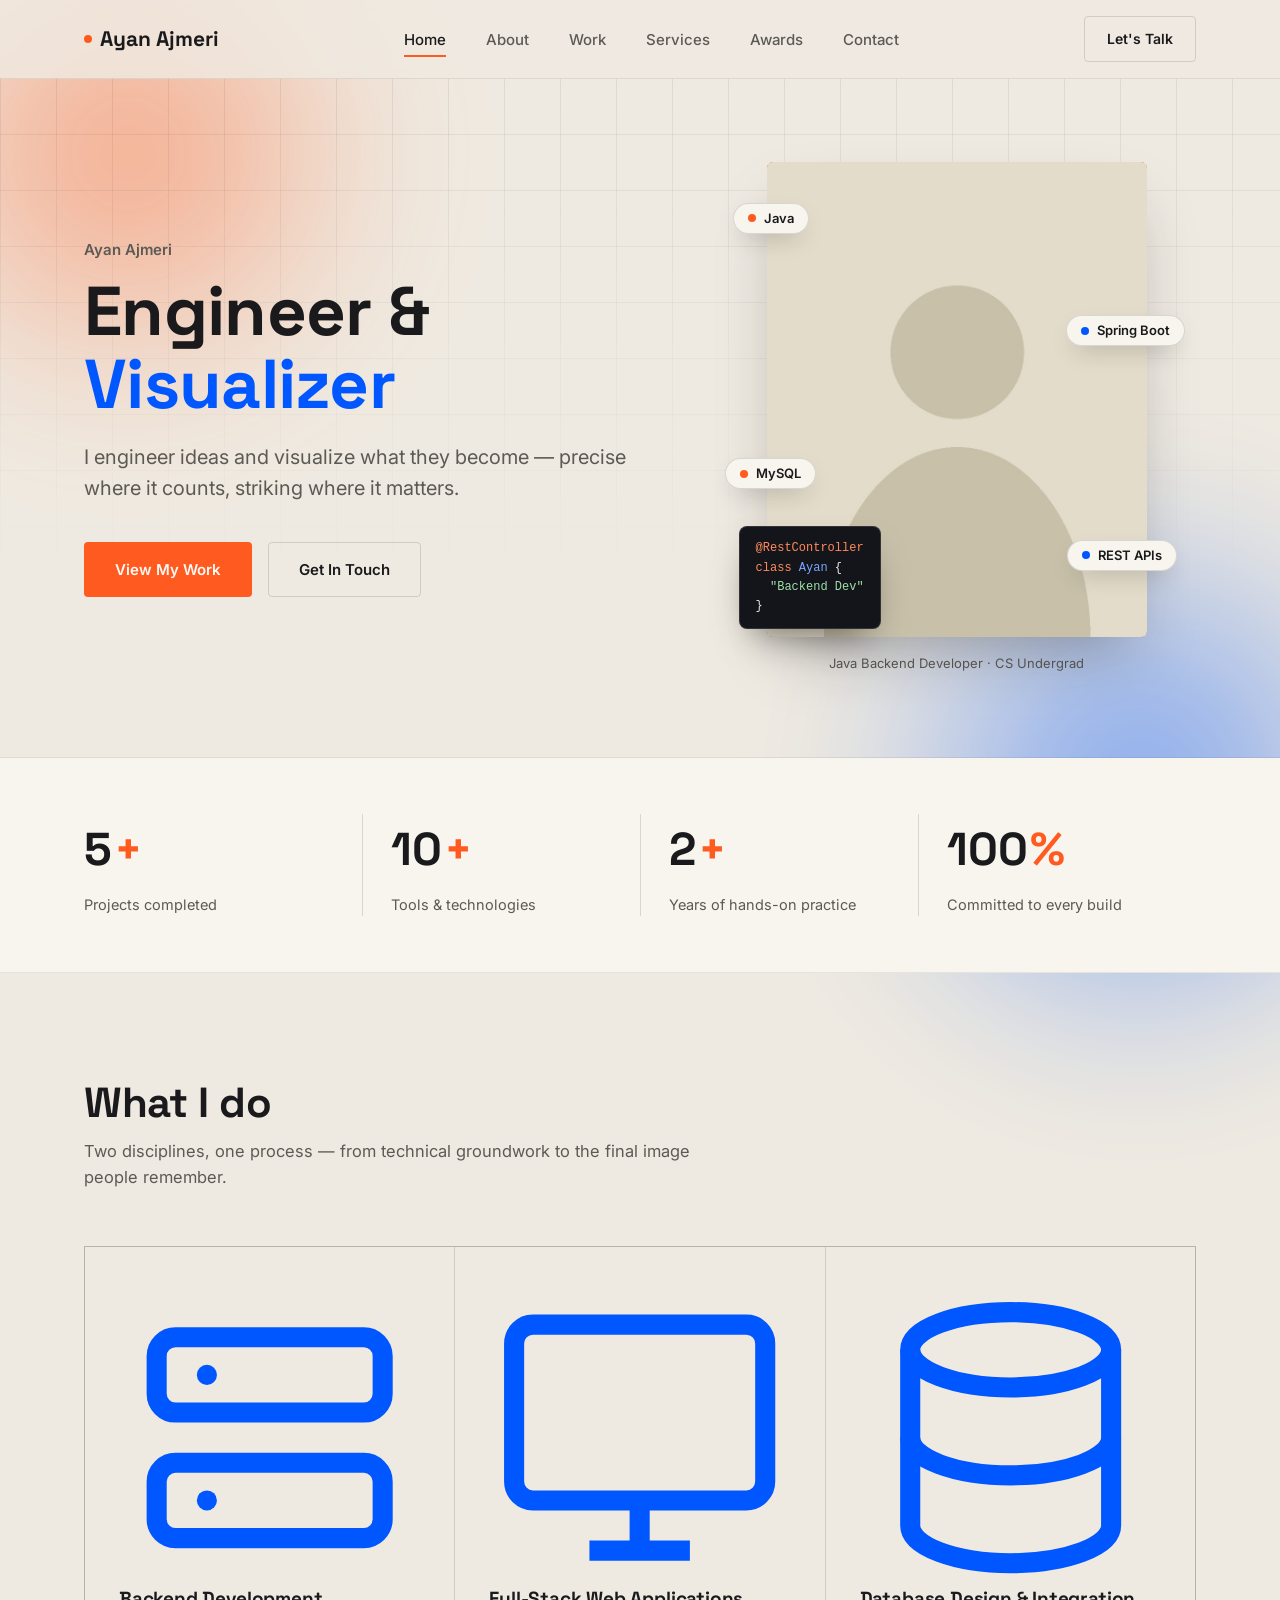
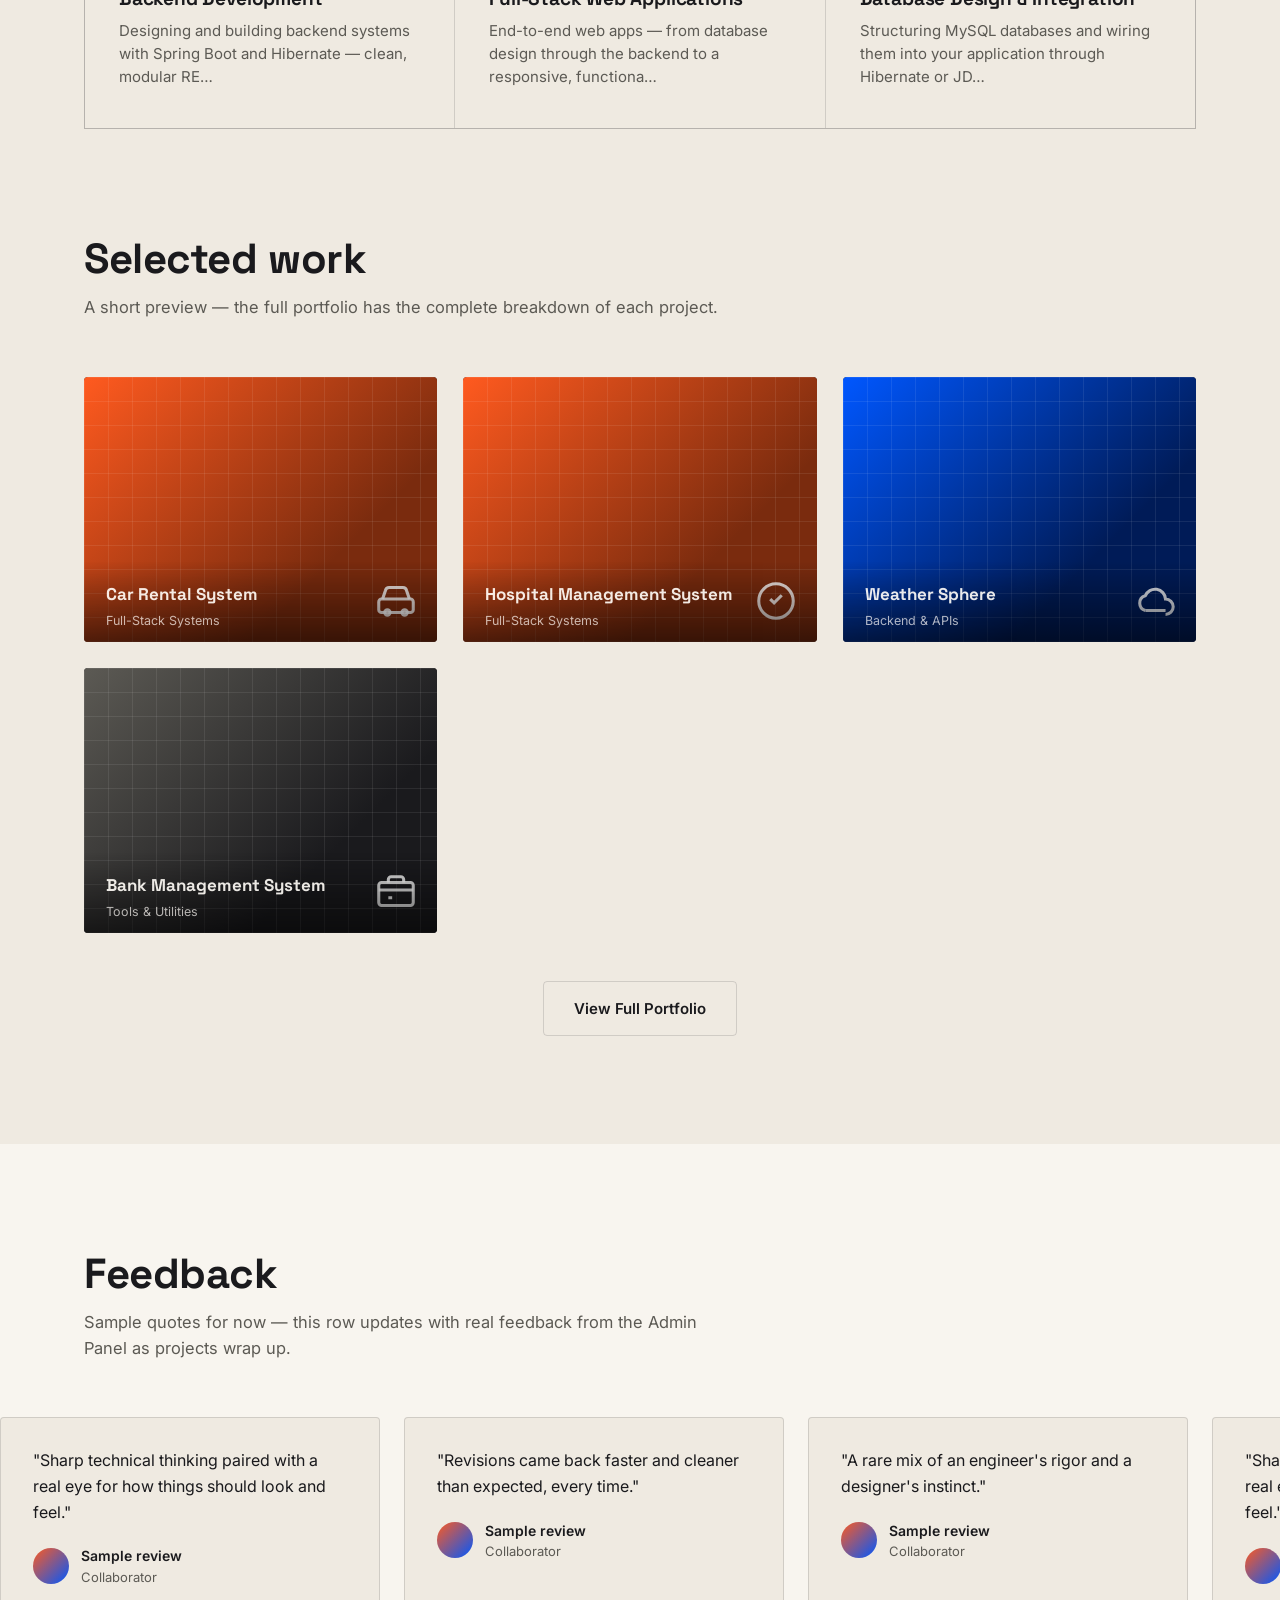
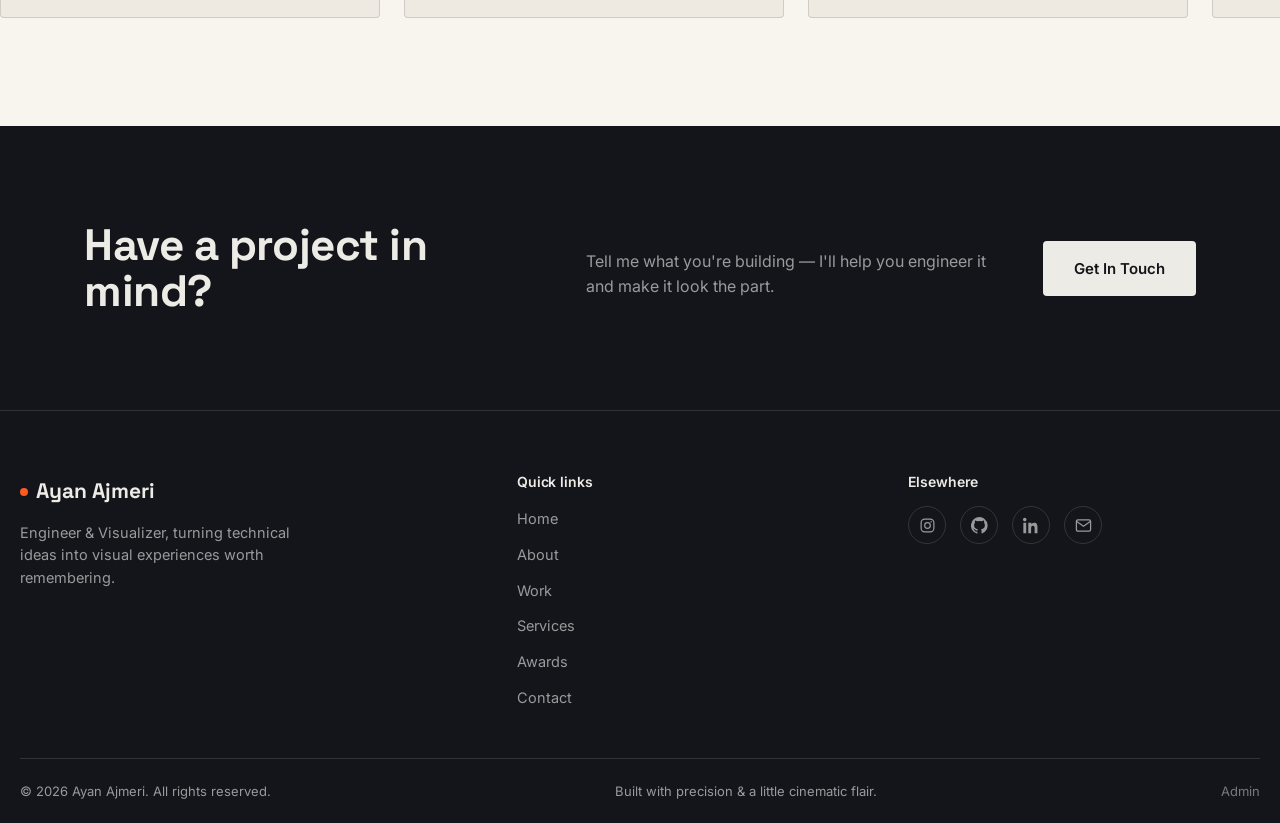
<file: index.html>
<!DOCTYPE html>
<html lang="en">
<head>
<meta charset="UTF-8">
<meta name="viewport" content="width=device-width, initial-scale=1.0">
<title>Ayan Ajmeri — Engineer &amp; Visualizer</title>
<meta name="description" content="Portfolio of Ayan Ajmeri, Engineer and Visualizer.">
<link rel="preconnect" href="https://fonts.googleapis.com">
<link rel="preconnect" href="https://fonts.gstatic.com" crossorigin>
<link href="https://fonts.googleapis.com/css2?family=Space+Grotesk:wght@500;700&family=Inter:wght@400;500;600;700&display=swap" rel="stylesheet">
<link rel="stylesheet" href="css/style.css">
</head>
<body>

<header class="site-nav">
  <div class="wrap">
    <a href="index.html" class="brand"><span class="brand-dot"></span>Ayan Ajmeri</a>
    <nav aria-label="Primary">
      <ul class="nav-links">
        <li><a href="index.html" aria-current="page">Home</a></li>
        <li><a href="about.html">About</a></li>
        <li><a href="portfolio.html">Work</a></li>
        <li><a href="services.html">Services</a></li>
        <li><a href="achievements.html">Awards</a></li>
        <li><a href="contact.html">Contact</a></li>
      </ul>
    </nav>
    <div class="nav-cta">
      <a href="contact.html" class="btn btn-ghost">Let's Talk</a>
      <button class="nav-toggle" aria-label="Toggle menu" aria-expanded="false">
        <span></span><span></span><span></span>
      </button>
    </div>
  </div>
</header>

<main>

  <!-- ================= HERO ================= -->
  <section class="hero">
    <div class="wrap">
      <div class="hero-copy">
        <p class="eyebrow-name">Ayan Ajmeri</p>
        <h1><span class="role-a" data-field="hero-role-a">Engineer</span> &amp; <span class="role-b" data-field="hero-role-b">Visualizer</span></h1>
        <p class="tagline" data-field="hero-tagline">I engineer ideas and visualize what they become — precise where it counts, striking where it matters.</p>
        <div class="hero-actions">
          <a href="portfolio.html" class="btn btn-primary">View My Work</a>
          <a href="contact.html" class="btn btn-ghost">Get In Touch</a>
        </div>
      </div>

      <div class="hero-portrait">
        <div class="portrait-frame">
          <div class="glow"></div>

          <!-- ============================================================
               YOUR PHOTO: put your picture in the "images" folder and change
               the src below to its filename (e.g. images/me.jpg)
               ============================================================ -->
          <img class="hero-photo" src="images/ayan.jpg" alt="Ayan Ajmeri">

          <span class="corner tl"></span>
          <span class="corner tr"></span>
          <span class="corner bl"></span>
          <span class="corner br"></span>
        </div>

        <!-- Background-related badges around the photo (edit the text freely) -->
        <span class="tech-chip chip-1"><i></i>Java</span>
        <span class="tech-chip chip-2"><i></i>Spring Boot</span>
        <span class="tech-chip chip-3"><i></i>MySQL</span>
        <span class="tech-chip chip-4"><i></i>REST APIs</span>
        <div class="code-card" aria-hidden="true">
          <span class="c-k">@RestController</span><br>
          <span class="c-k">class</span> <span class="c-n">Ayan</span> {<br>
          &nbsp;&nbsp;<span class="c-s">"Backend Dev"</span><br>
          }
        </div>

        <p class="portrait-caption">Java Backend Developer &middot; CS Undergrad</p>
      </div>
    </div>
  </section>

  <!-- ================= STATS ================= -->
  <section class="stats">
    <div class="wrap">
      <div class="stat" data-field="stat">
        <span class="stat-number"><span data-count-to="5">0</span><span class="suffix">+</span></span>
        <p class="stat-label">Projects completed</p>
      </div>
      <div class="stat" data-field="stat">
        <span class="stat-number"><span data-count-to="10">0</span><span class="suffix">+</span></span>
        <p class="stat-label">Tools &amp; technologies</p>
      </div>
      <div class="stat" data-field="stat">
        <span class="stat-number"><span data-count-to="2">0</span><span class="suffix">+</span></span>
        <p class="stat-label">Years of hands-on practice</p>
      </div>
      <div class="stat" data-field="stat">
        <span class="stat-number"><span data-count-to="100">0</span><span class="suffix">%</span></span>
        <p class="stat-label">Committed to every build</p>
      </div>
    </div>
  </section>

  <!-- ================= SERVICES TEASER ================= -->
  <section class="section">
    <div class="wrap">
      <div class="section-head">
        <h2>What I do</h2>
        <p>Two disciplines, one process — from technical groundwork to the final image people remember.</p>
      </div>
      <div class="services-grid" data-field="services-teaser-grid">
        <div class="service-card">
          <svg class="icon" viewBox="0 0 24 24" fill="none" stroke="currentColor" stroke-width="1.6"><circle cx="12" cy="12" r="3"/><path d="M19.4 15a1.6 1.6 0 00.3 1.8l.1.1a2 2 0 11-2.8 2.8l-.1-.1a1.6 1.6 0 00-1.8-.3 1.6 1.6 0 00-1 1.5V21a2 2 0 11-4 0v-.1a1.6 1.6 0 00-1-1.5 1.6 1.6 0 00-1.8.3l-.1.1a2 2 0 11-2.8-2.8l.1-.1a1.6 1.6 0 00.3-1.8 1.6 1.6 0 00-1.5-1H3a2 2 0 110-4h.1a1.6 1.6 0 001.5-1 1.6 1.6 0 00-.3-1.8l-.1-.1a2 2 0 112.8-2.8l.1.1a1.6 1.6 0 001.8.3H9a1.6 1.6 0 001-1.5V3a2 2 0 114 0v.1a1.6 1.6 0 001 1.5 1.6 1.6 0 001.8-.3l.1-.1a2 2 0 112.8 2.8l-.1.1a1.6 1.6 0 00-.3 1.8V9a1.6 1.6 0 001.5 1H21a2 2 0 110 4h-.1a1.6 1.6 0 00-1.5 1z"/></svg>
          <h3>Backend Development</h3>
          <p>Designing and building backend systems with Spring Boot and Hibernate.</p>
        </div>
        <div class="service-card">
          <svg class="icon" viewBox="0 0 24 24" fill="none" stroke="currentColor" stroke-width="1.6"><path d="M21 16.5V7.5a1 1 0 00-.5-.87l-8-4.5a1 1 0 00-1 0l-8 4.5A1 1 0 003 7.5v9a1 1 0 00.5.87l8 4.5a1 1 0 001 0l8-4.5a1 1 0 00.5-.87z"/><path d="M3.3 7l8.7 5 8.7-5M12 22V12"/></svg>
          <h3>Full-Stack Web Applications</h3>
          <p>End-to-end apps — database, backend, and a responsive frontend.</p>
        </div>
        <div class="service-card">
          <svg class="icon" viewBox="0 0 24 24" fill="none" stroke="currentColor" stroke-width="1.6"><path d="M9 18h6M10 21h4M12 3a6 6 0 00-4 10.5c.6.6 1 1.4 1 2.5h6c0-1.1.4-1.9 1-2.5A6 6 0 0012 3z"/></svg>
          <h3>Database Design &amp; Integration</h3>
          <p>Structuring and connecting databases that keep your app's data reliable.</p>
        </div>
      </div>
    </div>
  </section>

  <!-- ================= FEATURED WORK ================= -->
  <section class="section" style="padding-top:0;">
    <div class="wrap">
      <div class="section-head">
        <h2>Selected work</h2>
        <p>A short preview — the full portfolio has the complete breakdown of each project.</p>
      </div>
      <div class="work-grid" data-field="home-work-grid">
        <div class="work-card">
          <div class="thumb thumb-1"></div>
          <div class="work-info">
            <p class="work-title">Car Rental System</p>
            <p class="work-tag">Full-Stack Systems</p>
          </div>
        </div>
      </div>
      <div class="work-footer-cta">
        <a href="portfolio.html" class="btn btn-ghost">View Full Portfolio</a>
      </div>
    </div>
  </section>

  <!-- ================= TESTIMONIALS ================= -->
  <section class="section testimonials">
    <div class="wrap">
      <div class="section-head">
        <h2>Feedback</h2>
        <p>Sample quotes for now — this row updates with real feedback from the Admin Panel as projects wrap up.</p>
      </div>
    </div>
    <div class="marquee-track">
      <div class="t-card">
        <p class="quote">"Sharp technical thinking paired with a real eye for how things should look and feel."</p>
        <div class="attribution"><span class="avatar"></span><div><p class="who">Sample review</p><p class="role">Collaborator</p></div></div>
      </div>
      <div class="t-card">
        <p class="quote">"Revisions came back faster and cleaner than expected, every time."</p>
        <div class="attribution"><span class="avatar"></span><div><p class="who">Sample review</p><p class="role">Collaborator</p></div></div>
      </div>
      <div class="t-card">
        <p class="quote">"A rare mix of an engineer's rigor and a designer's instinct."</p>
        <div class="attribution"><span class="avatar"></span><div><p class="who">Sample review</p><p class="role">Collaborator</p></div></div>
      </div>
      <!-- duplicate set for seamless marquee loop -->
      <div class="t-card" aria-hidden="true">
        <p class="quote">"Sharp technical thinking paired with a real eye for how things should look and feel."</p>
        <div class="attribution"><span class="avatar"></span><div><p class="who">Sample review</p><p class="role">Collaborator</p></div></div>
      </div>
      <div class="t-card" aria-hidden="true">
        <p class="quote">"Revisions came back faster and cleaner than expected, every time."</p>
        <div class="attribution"><span class="avatar"></span><div><p class="who">Sample review</p><p class="role">Collaborator</p></div></div>
      </div>
      <div class="t-card" aria-hidden="true">
        <p class="quote">"A rare mix of an engineer's rigor and a designer's instinct."</p>
        <div class="attribution"><span class="avatar"></span><div><p class="who">Sample review</p><p class="role">Collaborator</p></div></div>
      </div>
    </div>
  </section>

  <!-- ================= CLOSING CTA ================= -->
  <section class="cta-closing">
    <div class="wrap">
      <h2>Have a project in mind?</h2>
      <p>Tell me what you're building — I'll help you engineer it and make it look the part.</p>
      <a href="contact.html" class="btn btn-on-dark">Get In Touch</a>
    </div>
  </section>

</main>

<footer class="site-footer">
  <div class="wrap footer-top">
    <div class="footer-brand">
      <a href="index.html" class="brand"><span class="brand-dot"></span>Ayan Ajmeri</a>
      <p>Engineer &amp; Visualizer, turning technical ideas into visual experiences worth remembering.</p>
    </div>
    <div class="footer-col">
      <h4>Quick links</h4>
      <ul>
        <li><a href="index.html">Home</a></li>
        <li><a href="about.html">About</a></li>
        <li><a href="portfolio.html">Work</a></li>
        <li><a href="services.html">Services</a></li>
        <li><a href="achievements.html">Awards</a></li>
        <li><a href="contact.html">Contact</a></li>
      </ul>
    </div>
    <div class="footer-col">
      <h4>Elsewhere</h4>
      <div class="footer-socials">
        <a data-field="social-instagram" href="https://www.instagram.com/ayan_ajmeri_09/" target="_blank" rel="noopener" aria-label="Instagram"><svg viewBox="0 0 24 24" fill="none" stroke="currentColor" stroke-width="1.7"><rect x="3" y="3" width="18" height="18" rx="5"/><circle cx="12" cy="12" r="4"/><circle cx="17.2" cy="6.8" r="1" fill="currentColor" stroke="none"/></svg></a>
        <a data-field="social-github" href="https://github.com/Ayanajmeri924" target="_blank" rel="noopener" aria-label="GitHub"><svg viewBox="0 0 24 24" fill="currentColor"><path d="M12 0a12 12 0 00-3.8 23.4c.6.1.8-.3.8-.6v-2.2c-3.3.7-4-1.6-4-1.6-.5-1.4-1.3-1.8-1.3-1.8-1.1-.7.1-.7.1-.7 1.2.1 1.8 1.2 1.8 1.2 1 1.8 2.8 1.3 3.5 1 .1-.8.4-1.3.8-1.6-2.7-.3-5.5-1.3-5.5-5.9 0-1.3.5-2.4 1.2-3.2-.1-.3-.5-1.5.1-3.2 0 0 1-.3 3.3 1.2a11.5 11.5 0 016 0c2.3-1.5 3.3-1.2 3.3-1.2.6 1.7.2 2.9.1 3.2.8.8 1.2 1.9 1.2 3.2 0 4.6-2.8 5.6-5.5 5.9.4.4.8 1.1.8 2.2v3.3c0 .3.2.7.8.6A12 12 0 0012 0z"/></svg></a>
        <a data-field="social-linkedin" href="https://www.linkedin.com/in/ayan-ajmeri/" target="_blank" rel="noopener" aria-label="LinkedIn"><svg viewBox="0 0 24 24" fill="currentColor"><path d="M4.98 3.5C4.98 4.88 3.87 6 2.5 6S0 4.88 0 3.5 1.12 1 2.5 1s2.48 1.12 2.48 2.5zM.5 8h4V23h-4V8zm7.5 0h3.8v2.05h.05c.53-1 1.83-2.05 3.77-2.05 4.03 0 4.78 2.65 4.78 6.1V23h-4v-6.9c0-1.65-.03-3.77-2.3-3.77-2.3 0-2.65 1.8-2.65 3.65V23h-4V8z"/></svg></a>
        <a data-field="social-email" href="mailto:workwithayan26@gmail.com" aria-label="Email"><svg viewBox="0 0 24 24" fill="none" stroke="currentColor" stroke-width="1.8"><rect x="2" y="4" width="20" height="16" rx="2"/><path d="M2 6l10 7 10-7"/></svg></a>
      </div>
    </div>
  </div>
  <div class="wrap footer-bottom">
    <p>&copy; 2026 Ayan Ajmeri. All rights reserved.</p>
    <p>Built with precision &amp; a little cinematic flair.</p>
    <p><a href="admin/index.html" class="admin-footer-link">Admin</a></p>
  </div>
</footer>

<script src="js/site-data.js"></script>
<script src="js/site-render.js"></script>
<script src="js/main.js"></script>
</body>
</html>
</file>
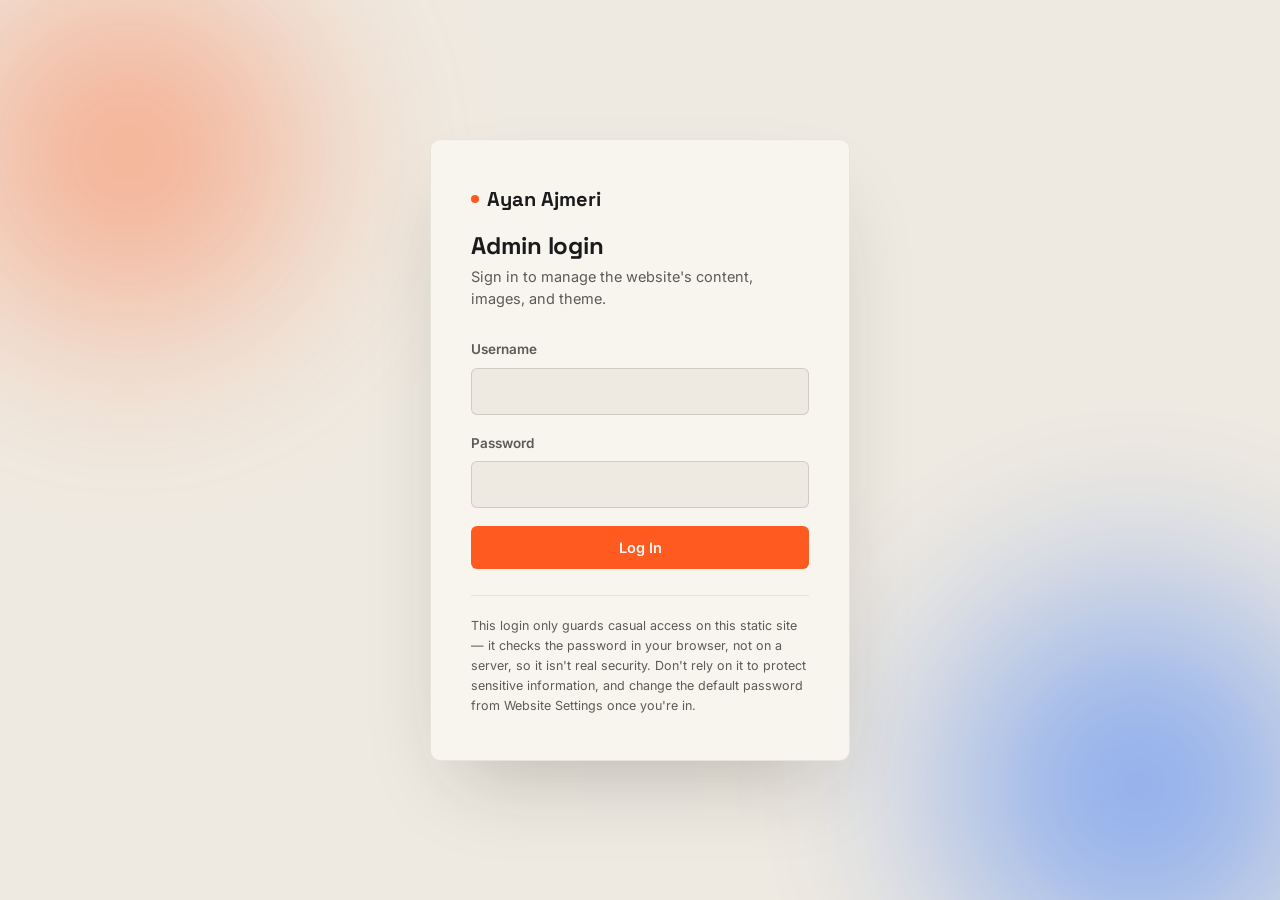
<file: admin/index.html>
<!DOCTYPE html>
<html lang="en">
<head>
<meta charset="UTF-8">
<meta name="viewport" content="width=device-width, initial-scale=1.0">
<title>Admin Login — Ayan Ajmeri</title>
<link rel="preconnect" href="https://fonts.googleapis.com">
<link rel="preconnect" href="https://fonts.gstatic.com" crossorigin>
<link href="https://fonts.googleapis.com/css2?family=Space+Grotesk:wght@500;700&family=Inter:wght@400;500;600;700&display=swap" rel="stylesheet">
<link rel="stylesheet" href="../css/style.css">
<link rel="stylesheet" href="css/admin.css">
</head>
<body class="admin-body">

<div class="login-shell">
  <div class="login-card">
    <div class="brand"><span class="brand-dot"></span>Ayan Ajmeri</div>
    <h1>Admin login</h1>
    <p class="sub">Sign in to manage the website's content, images, and theme.</p>

    <div class="login-error" id="login-error">Incorrect username or password.</div>

    <form id="login-form">
      <div class="form-row">
        <label for="username">Username</label>
        <input type="text" id="username" autocomplete="username" required>
      </div>
      <div class="form-row">
        <label for="password">Password</label>
        <input type="password" id="password" autocomplete="current-password" required>
      </div>
      <button type="submit" class="a-btn a-btn-primary" style="width:100%; justify-content:center;">Log In</button>
    </form>

    <p class="login-hint">This login only guards casual access on this static site — it checks the password in your browser, not on a server, so it isn't real security. Don't rely on it to protect sensitive information, and change the default password from Website Settings once you're in.</p>
  </div>
</div>

<script src="../js/site-data.js"></script>
<script src="js/admin.js"></script>
</body>
</html>
</file>
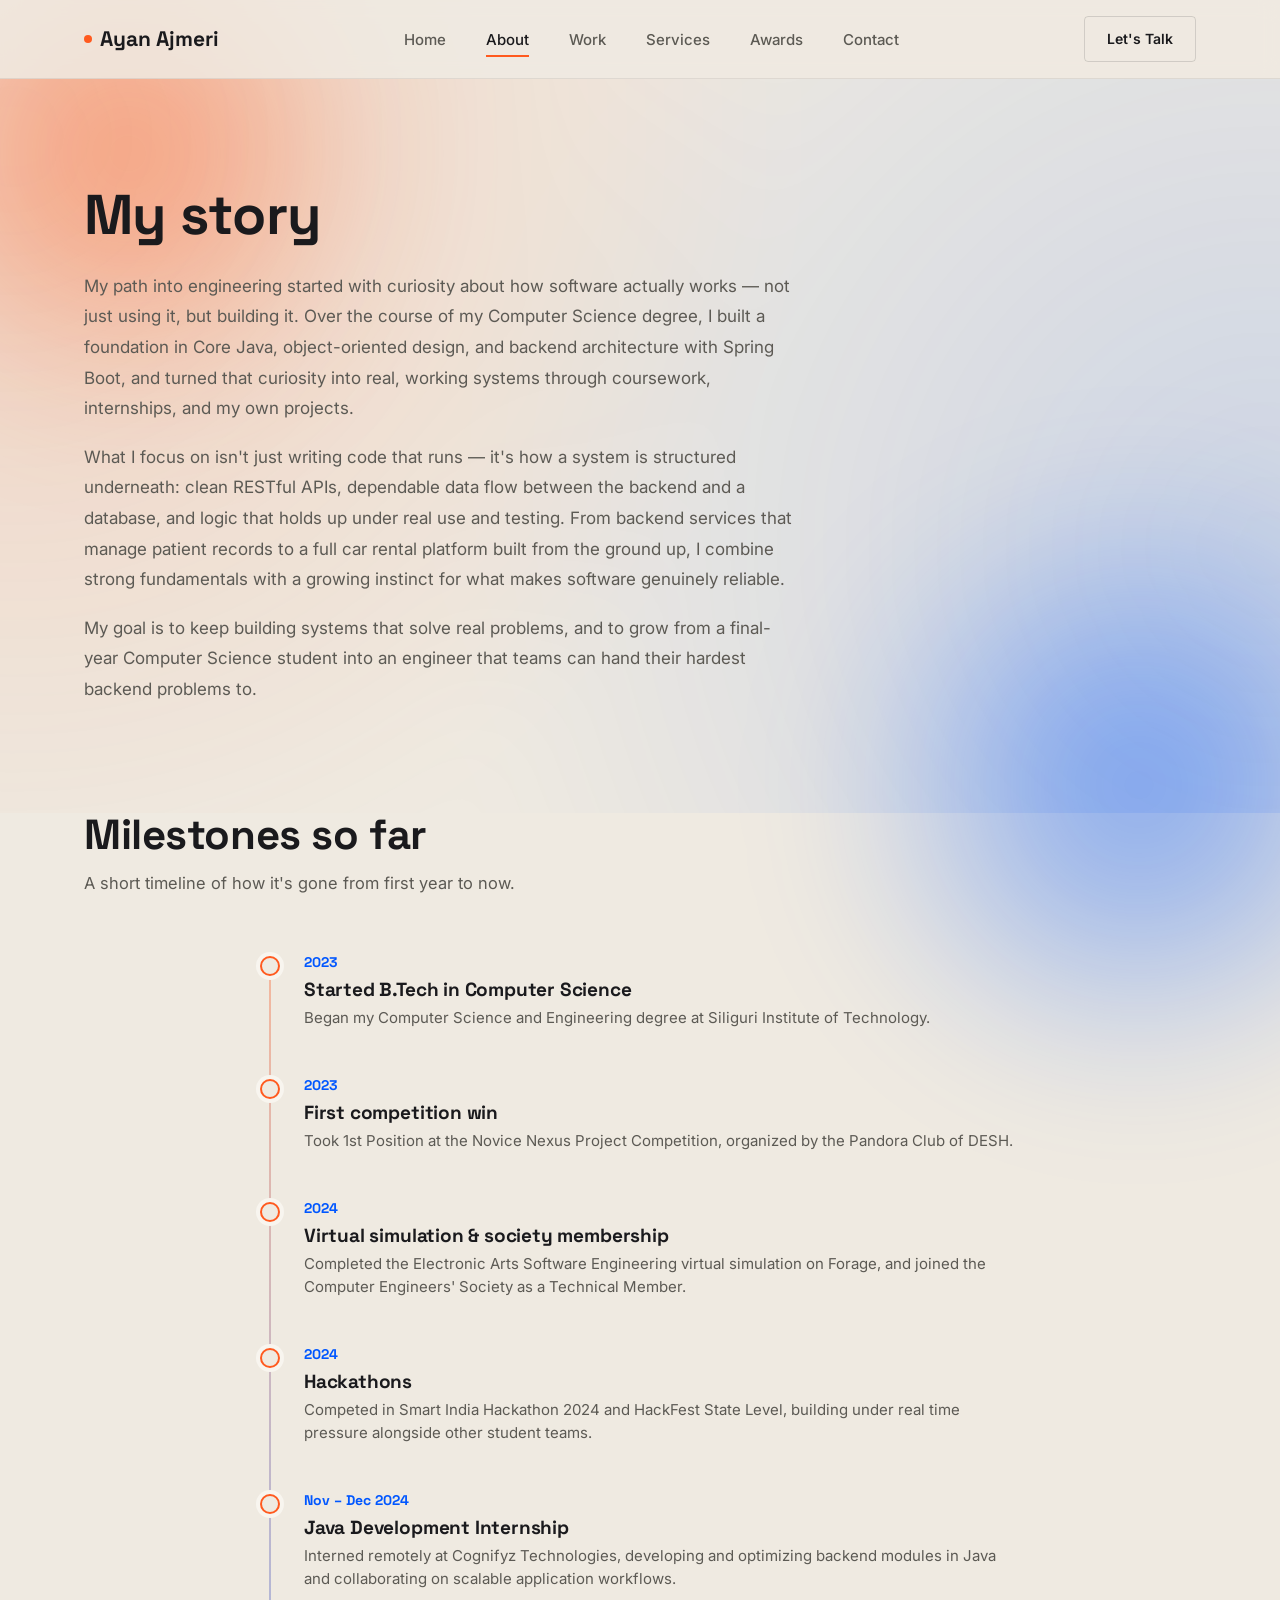
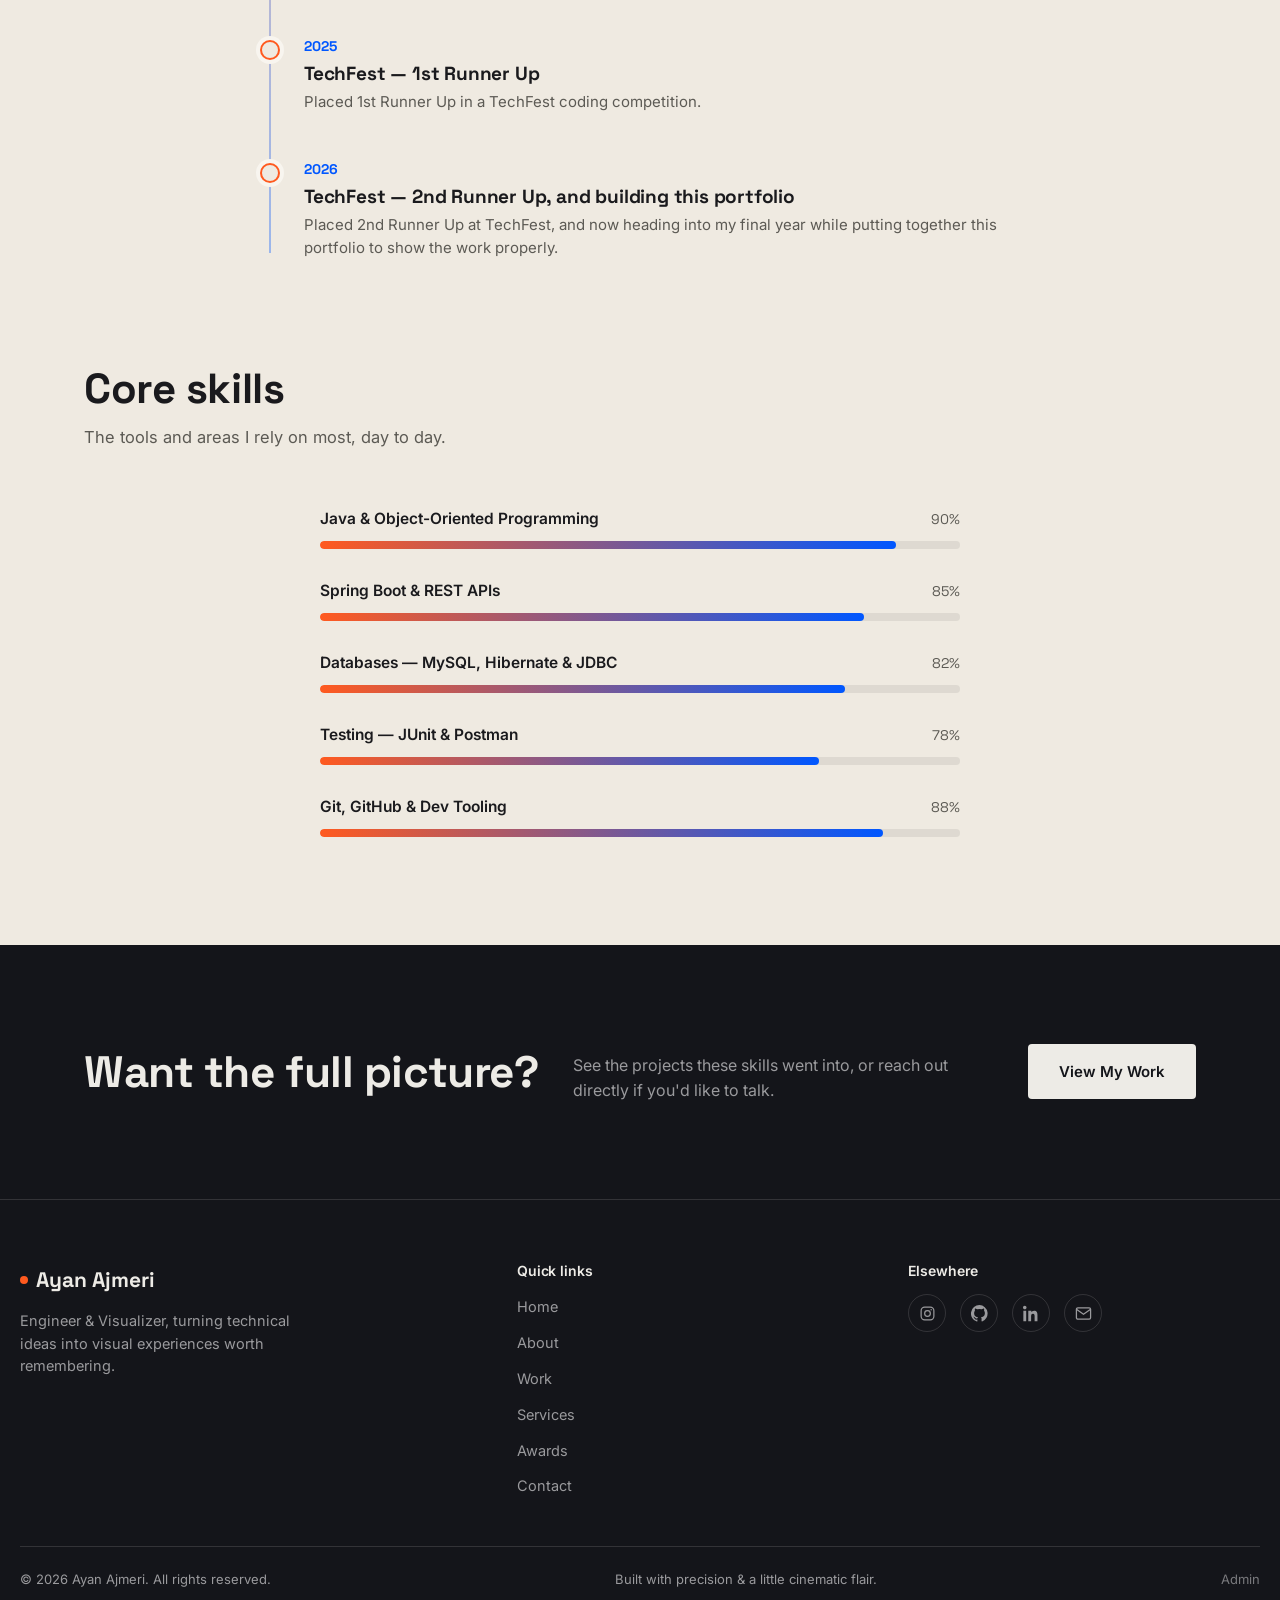
<file: about.html>
<!DOCTYPE html>
<html lang="en">
<head>
<meta charset="UTF-8">
<meta name="viewport" content="width=device-width, initial-scale=1.0">
<title>About — Ayan Ajmeri</title>
<meta name="description" content="The story, timeline, and core skills behind Ayan Ajmeri's engineering work.">
<link rel="preconnect" href="https://fonts.googleapis.com">
<link rel="preconnect" href="https://fonts.gstatic.com" crossorigin>
<link href="https://fonts.googleapis.com/css2?family=Space+Grotesk:wght@500;700&family=Inter:wght@400;500;600;700&display=swap" rel="stylesheet">
<link rel="stylesheet" href="css/style.css">
</head>
<body>

<header class="site-nav">
  <div class="wrap">
    <a href="index.html" class="brand"><span class="brand-dot"></span>Ayan Ajmeri</a>
    <nav aria-label="Primary">
      <ul class="nav-links">
        <li><a href="index.html">Home</a></li>
        <li><a href="about.html" aria-current="page">About</a></li>
        <li><a href="portfolio.html">Work</a></li>
        <li><a href="services.html">Services</a></li>
        <li><a href="achievements.html">Awards</a></li>
        <li><a href="contact.html">Contact</a></li>
      </ul>
    </nav>
    <div class="nav-cta">
      <a href="contact.html" class="btn btn-ghost">Let's Talk</a>
      <button class="nav-toggle" aria-label="Toggle menu" aria-expanded="false">
        <span></span><span></span><span></span>
      </button>
    </div>
  </div>
</header>

<main>

  <!-- ================= MY STORY ================= -->
  <section class="section story-section">
    <div class="story-glow"></div>
    <div class="wrap">
      <div class="story-content">
        <h1>My story</h1>
        <p data-field="story-paragraph">My path into engineering started with curiosity about how software actually works — not just using it, but building it. Over the course of my Computer Science degree, I built a foundation in Core Java, object-oriented design, and backend architecture with Spring Boot, and turned that curiosity into real, working systems through coursework, internships, and my own projects.</p>
        <p data-field="story-paragraph">What I focus on isn't just writing code that runs — it's how a system is structured underneath: clean RESTful APIs, dependable data flow between the backend and a database, and logic that holds up under real use and testing. From backend services that manage patient records to a full car rental platform built from the ground up, I combine strong fundamentals with a growing instinct for what makes software genuinely reliable.</p>
        <p data-field="story-paragraph">My goal is to keep building systems that solve real problems, and to grow from a final-year Computer Science student into an engineer that teams can hand their hardest backend problems to.</p>
      </div>
    </div>
  </section>

  <!-- ================= TIMELINE ================= -->
  <section class="section" style="padding-top:0;">
    <div class="wrap">
      <div class="section-head">
        <h2>Milestones so far</h2>
        <p>A short timeline of how it's gone from first year to now.</p>
      </div>

      <div class="timeline">
        <div class="timeline-item">
          <span class="dot"></span>
          <p class="t-year">2023</p>
          <h3>Started B.Tech in Computer Science</h3>
          <p>Began my Computer Science and Engineering degree at Siliguri Institute of Technology.</p>
        </div>
        <div class="timeline-item">
          <span class="dot"></span>
          <p class="t-year">2023</p>
          <h3>First competition win</h3>
          <p>Took 1st Position at the Novice Nexus Project Competition, organized by the Pandora Club of DESH.</p>
        </div>
        <div class="timeline-item">
          <span class="dot"></span>
          <p class="t-year">2024</p>
          <h3>Virtual simulation & society membership</h3>
          <p>Completed the Electronic Arts Software Engineering virtual simulation on Forage, and joined the Computer Engineers' Society as a Technical Member.</p>
        </div>
        <div class="timeline-item">
          <span class="dot"></span>
          <p class="t-year">2024</p>
          <h3>Hackathons</h3>
          <p>Competed in Smart India Hackathon 2024 and HackFest State Level, building under real time pressure alongside other student teams.</p>
        </div>
        <div class="timeline-item">
          <span class="dot"></span>
          <p class="t-year">Nov – Dec 2024</p>
          <h3>Java Development Internship</h3>
          <p>Interned remotely at Cognifyz Technologies, developing and optimizing backend modules in Java and collaborating on scalable application workflows.</p>
        </div>
        <div class="timeline-item">
          <span class="dot"></span>
          <p class="t-year">2025</p>
          <h3>TechFest — 1st Runner Up</h3>
          <p>Placed 1st Runner Up in a TechFest coding competition.</p>
        </div>
        <div class="timeline-item">
          <span class="dot"></span>
          <p class="t-year">2026</p>
          <h3>TechFest — 2nd Runner Up, and building this portfolio</h3>
          <p>Placed 2nd Runner Up at TechFest, and now heading into my final year while putting together this portfolio to show the work properly.</p>
        </div>
      </div>
    </div>
  </section>

  <!-- ================= SKILLS ================= -->
  <section class="section" style="padding-top:0;">
    <div class="wrap">
      <div class="section-head">
        <h2>Core skills</h2>
        <p>The tools and areas I rely on most, day to day.</p>
      </div>

      <div class="skills-list">
        <div class="skill-row" data-field="skill-row">
          <div class="skill-top"><span class="skill-name">Java &amp; Object-Oriented Programming</span><span class="skill-pct">90%</span></div>
          <div class="skill-bar"><div class="skill-fill" data-skill-percent="90"></div></div>
        </div>
        <div class="skill-row" data-field="skill-row">
          <div class="skill-top"><span class="skill-name">Spring Boot &amp; REST APIs</span><span class="skill-pct">85%</span></div>
          <div class="skill-bar"><div class="skill-fill" data-skill-percent="85"></div></div>
        </div>
        <div class="skill-row" data-field="skill-row">
          <div class="skill-top"><span class="skill-name">Databases — MySQL, Hibernate &amp; JDBC</span><span class="skill-pct">82%</span></div>
          <div class="skill-bar"><div class="skill-fill" data-skill-percent="82"></div></div>
        </div>
        <div class="skill-row" data-field="skill-row">
          <div class="skill-top"><span class="skill-name">Testing — JUnit &amp; Postman</span><span class="skill-pct">78%</span></div>
          <div class="skill-bar"><div class="skill-fill" data-skill-percent="78"></div></div>
        </div>
        <div class="skill-row" data-field="skill-row">
          <div class="skill-top"><span class="skill-name">Git, GitHub &amp; Dev Tooling</span><span class="skill-pct">88%</span></div>
          <div class="skill-bar"><div class="skill-fill" data-skill-percent="88"></div></div>
        </div>
      </div>
    </div>
  </section>

  <!-- ================= CLOSING CTA ================= -->
  <section class="cta-closing">
    <div class="wrap">
      <h2>Want the full picture?</h2>
      <p>See the projects these skills went into, or reach out directly if you'd like to talk.</p>
      <a href="portfolio.html" class="btn btn-on-dark">View My Work</a>
    </div>
  </section>

</main>

<footer class="site-footer">
  <div class="wrap footer-top">
    <div class="footer-brand">
      <a href="index.html" class="brand"><span class="brand-dot"></span>Ayan Ajmeri</a>
      <p>Engineer &amp; Visualizer, turning technical ideas into visual experiences worth remembering.</p>
    </div>
    <div class="footer-col">
      <h4>Quick links</h4>
      <ul>
        <li><a href="index.html">Home</a></li>
        <li><a href="about.html">About</a></li>
        <li><a href="portfolio.html">Work</a></li>
        <li><a href="services.html">Services</a></li>
        <li><a href="achievements.html">Awards</a></li>
        <li><a href="contact.html">Contact</a></li>
      </ul>
    </div>
    <div class="footer-col">
      <h4>Elsewhere</h4>
      <div class="footer-socials">
        <a data-field="social-instagram" href="https://www.instagram.com/ayan_ajmeri_09/" target="_blank" rel="noopener" aria-label="Instagram"><svg viewBox="0 0 24 24" fill="none" stroke="currentColor" stroke-width="1.7"><rect x="3" y="3" width="18" height="18" rx="5"/><circle cx="12" cy="12" r="4"/><circle cx="17.2" cy="6.8" r="1" fill="currentColor" stroke="none"/></svg></a>
        <a data-field="social-github" href="https://github.com/Ayanajmeri924" target="_blank" rel="noopener" aria-label="GitHub"><svg viewBox="0 0 24 24" fill="currentColor"><path d="M12 0a12 12 0 00-3.8 23.4c.6.1.8-.3.8-.6v-2.2c-3.3.7-4-1.6-4-1.6-.5-1.4-1.3-1.8-1.3-1.8-1.1-.7.1-.7.1-.7 1.2.1 1.8 1.2 1.8 1.2 1 1.8 2.8 1.3 3.5 1 .1-.8.4-1.3.8-1.6-2.7-.3-5.5-1.3-5.5-5.9 0-1.3.5-2.4 1.2-3.2-.1-.3-.5-1.5.1-3.2 0 0 1-.3 3.3 1.2a11.5 11.5 0 016 0c2.3-1.5 3.3-1.2 3.3-1.2.6 1.7.2 2.9.1 3.2.8.8 1.2 1.9 1.2 3.2 0 4.6-2.8 5.6-5.5 5.9.4.4.8 1.1.8 2.2v3.3c0 .3.2.7.8.6A12 12 0 0012 0z"/></svg></a>
        <a data-field="social-linkedin" href="https://www.linkedin.com/in/ayan-ajmeri/" target="_blank" rel="noopener" aria-label="LinkedIn"><svg viewBox="0 0 24 24" fill="currentColor"><path d="M4.98 3.5C4.98 4.88 3.87 6 2.5 6S0 4.88 0 3.5 1.12 1 2.5 1s2.48 1.12 2.48 2.5zM.5 8h4V23h-4V8zm7.5 0h3.8v2.05h.05c.53-1 1.83-2.05 3.77-2.05 4.03 0 4.78 2.65 4.78 6.1V23h-4v-6.9c0-1.65-.03-3.77-2.3-3.77-2.3 0-2.65 1.8-2.65 3.65V23h-4V8z"/></svg></a>
        <a data-field="social-email" href="mailto:workwithayan26@gmail.com" aria-label="Email"><svg viewBox="0 0 24 24" fill="none" stroke="currentColor" stroke-width="1.8"><rect x="2" y="4" width="20" height="16" rx="2"/><path d="M2 6l10 7 10-7"/></svg></a>
      </div>
    </div>
  </div>
  <div class="wrap footer-bottom">
    <p>&copy; 2026 Ayan Ajmeri. All rights reserved.</p>
    <p>Built with precision &amp; a little cinematic flair.</p>
    <p><a href="admin/index.html" class="admin-footer-link">Admin</a></p>
  </div>
</footer>

<script src="js/site-data.js"></script>
<script src="js/site-render.js"></script>
<script src="js/main.js"></script>
</body>
</html>
</file>
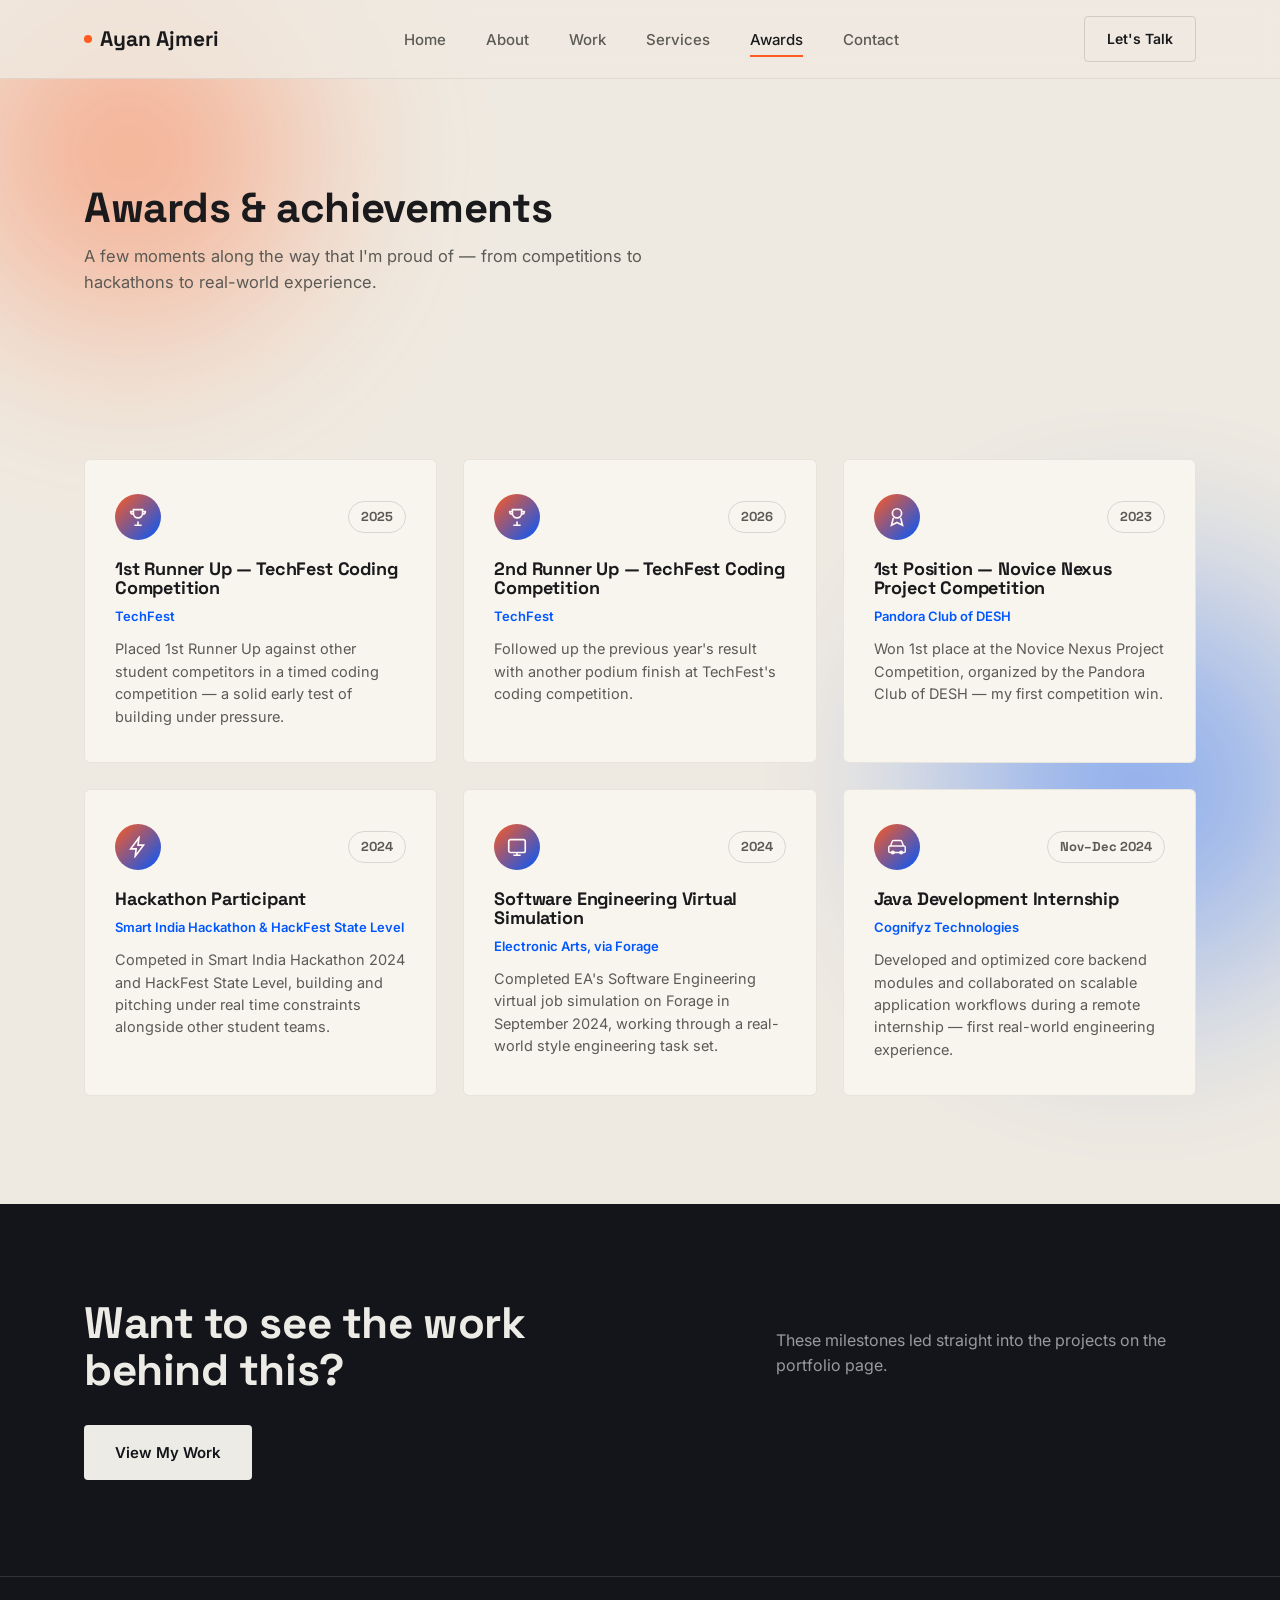
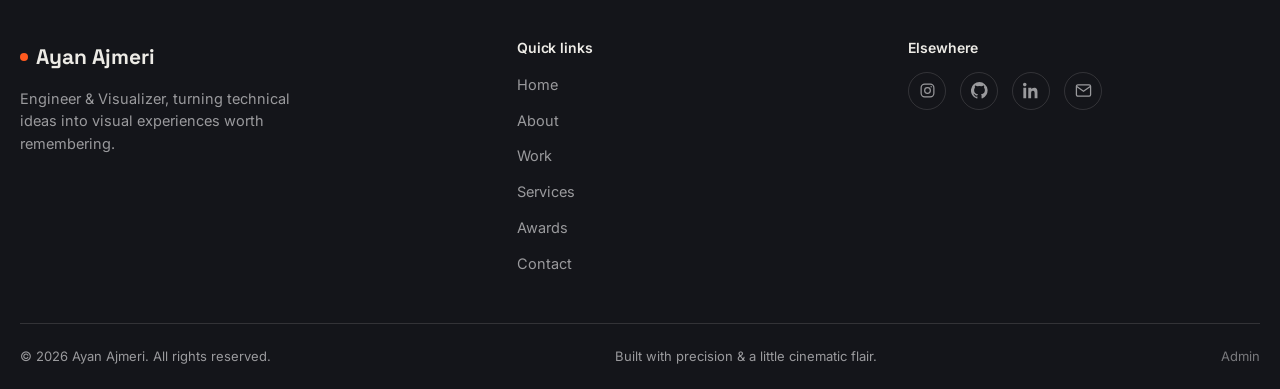
<file: achievements.html>
<!DOCTYPE html>
<html lang="en">
<head>
<meta charset="UTF-8">
<meta name="viewport" content="width=device-width, initial-scale=1.0">
<title>Awards &amp; Achievements — Ayan Ajmeri</title>
<meta name="description" content="Awards, hackathons, and achievements earned by Ayan Ajmeri.">
<link rel="preconnect" href="https://fonts.googleapis.com">
<link rel="preconnect" href="https://fonts.gstatic.com" crossorigin>
<link href="https://fonts.googleapis.com/css2?family=Space+Grotesk:wght@500;700&family=Inter:wght@400;500;600;700&display=swap" rel="stylesheet">
<link rel="stylesheet" href="css/style.css">
</head>
<body>

<header class="site-nav">
  <div class="wrap">
    <a href="index.html" class="brand"><span class="brand-dot"></span>Ayan Ajmeri</a>
    <nav aria-label="Primary">
      <ul class="nav-links">
        <li><a href="index.html">Home</a></li>
        <li><a href="about.html">About</a></li>
        <li><a href="portfolio.html">Work</a></li>
        <li><a href="services.html">Services</a></li>
        <li><a href="achievements.html" aria-current="page">Awards</a></li>
        <li><a href="contact.html">Contact</a></li>
      </ul>
    </nav>
    <div class="nav-cta">
      <a href="contact.html" class="btn btn-ghost">Let's Talk</a>
      <button class="nav-toggle" aria-label="Toggle menu" aria-expanded="false">
        <span></span><span></span><span></span>
      </button>
    </div>
  </div>
</header>

<main>

  <!-- ================= INTRO ================= -->
  <section class="section" style="padding-bottom:0;">
    <div class="wrap">
      <div class="section-head">
        <h2>Awards &amp; achievements</h2>
        <p>A few moments along the way that I'm proud of — from competitions to hackathons to real-world experience.</p>
      </div>
    </div>
  </section>

  <!-- ================= ACHIEVEMENT CARDS ================= -->
  <section class="section">
    <div class="wrap">
      <div class="achievements-grid" data-field="awards-grid">

        <div class="achievement-card">
          <div class="badge-row">
            <div class="badge-icon">
              <svg viewBox="0 0 24 24" fill="none" stroke="currentColor" stroke-width="1.8"><path d="M8 21h8M12 17v4M7 4h10v4a5 5 0 01-10 0V4z"/><path d="M7 6H4a3 3 0 003 3M17 6h3a3 3 0 01-3 3"/></svg>
            </div>
            <span class="a-year">2025</span>
          </div>
          <h3>1st Runner Up — TechFest Coding Competition</h3>
          <p class="a-source">TechFest</p>
          <p class="a-desc">Placed 1st Runner Up against other student competitors in a timed coding competition — a solid early test of building under pressure.</p>
        </div>

        <div class="achievement-card">
          <div class="badge-row">
            <div class="badge-icon">
              <svg viewBox="0 0 24 24" fill="none" stroke="currentColor" stroke-width="1.8"><path d="M8 21h8M12 17v4M7 4h10v4a5 5 0 01-10 0V4z"/><path d="M7 6H4a3 3 0 003 3M17 6h3a3 3 0 01-3 3"/></svg>
            </div>
            <span class="a-year">2026</span>
          </div>
          <h3>2nd Runner Up — TechFest Coding Competition</h3>
          <p class="a-source">TechFest</p>
          <p class="a-desc">Followed up the previous year's result with another podium finish at TechFest's coding competition.</p>
        </div>

        <div class="achievement-card">
          <div class="badge-row">
            <div class="badge-icon">
              <svg viewBox="0 0 24 24" fill="none" stroke="currentColor" stroke-width="1.8"><circle cx="12" cy="8" r="5"/><path d="M8 13l-2 8 6-3 6 3-2-8"/></svg>
            </div>
            <span class="a-year">2023</span>
          </div>
          <h3>1st Position — Novice Nexus Project Competition</h3>
          <p class="a-source">Pandora Club of DESH</p>
          <p class="a-desc">Won 1st place at the Novice Nexus Project Competition, organized by the Pandora Club of DESH — my first competition win.</p>
        </div>

        <div class="achievement-card">
          <div class="badge-row">
            <div class="badge-icon">
              <svg viewBox="0 0 24 24" fill="none" stroke="currentColor" stroke-width="1.8"><path d="M13 2L4 14h6l-1 8 9-12h-6l1-8z"/></svg>
            </div>
            <span class="a-year">2024</span>
          </div>
          <h3>Hackathon Participant</h3>
          <p class="a-source">Smart India Hackathon &amp; HackFest State Level</p>
          <p class="a-desc">Competed in Smart India Hackathon 2024 and HackFest State Level, building and pitching under real time constraints alongside other student teams.</p>
        </div>

        <div class="achievement-card">
          <div class="badge-row">
            <div class="badge-icon">
              <svg viewBox="0 0 24 24" fill="none" stroke="currentColor" stroke-width="1.8"><rect x="3" y="4" width="18" height="14" rx="2"/><path d="M8 21h8M12 18v3"/></svg>
            </div>
            <span class="a-year">2024</span>
          </div>
          <h3>Software Engineering Virtual Simulation</h3>
          <p class="a-source">Electronic Arts, via Forage</p>
          <p class="a-desc">Completed EA's Software Engineering virtual job simulation on Forage in September 2024, working through a real-world style engineering task set.</p>
        </div>

        <div class="achievement-card">
          <div class="badge-row">
            <div class="badge-icon">
              <svg viewBox="0 0 24 24" fill="none" stroke="currentColor" stroke-width="1.8"><rect x="3" y="11" width="18" height="7" rx="1.5"/><path d="M5 11l1.5-4.5A2 2 0 018.4 5h7.2a2 2 0 011.9 1.5L19 11"/><circle cx="7.5" cy="18" r="1.4"/><circle cx="16.5" cy="18" r="1.4"/></svg>
            </div>
            <span class="a-year">Nov–Dec 2024</span>
          </div>
          <h3>Java Development Internship</h3>
          <p class="a-source">Cognifyz Technologies</p>
          <p class="a-desc">Developed and optimized core backend modules and collaborated on scalable application workflows during a remote internship — first real-world engineering experience.</p>
        </div>

      </div>
    </div>
  </section>

  <!-- ================= CLOSING CTA ================= -->
  <section class="cta-closing">
    <div class="wrap">
      <h2>Want to see the work behind this?</h2>
      <p>These milestones led straight into the projects on the portfolio page.</p>
      <a href="portfolio.html" class="btn btn-on-dark">View My Work</a>
    </div>
  </section>

</main>

<footer class="site-footer">
  <div class="wrap footer-top">
    <div class="footer-brand">
      <a href="index.html" class="brand"><span class="brand-dot"></span>Ayan Ajmeri</a>
      <p>Engineer &amp; Visualizer, turning technical ideas into visual experiences worth remembering.</p>
    </div>
    <div class="footer-col">
      <h4>Quick links</h4>
      <ul>
        <li><a href="index.html">Home</a></li>
        <li><a href="about.html">About</a></li>
        <li><a href="portfolio.html">Work</a></li>
        <li><a href="services.html">Services</a></li>
        <li><a href="achievements.html">Awards</a></li>
        <li><a href="contact.html">Contact</a></li>
      </ul>
    </div>
    <div class="footer-col">
      <h4>Elsewhere</h4>
      <div class="footer-socials">
        <a data-field="social-instagram" href="https://www.instagram.com/ayan_ajmeri_09/" target="_blank" rel="noopener" aria-label="Instagram"><svg viewBox="0 0 24 24" fill="none" stroke="currentColor" stroke-width="1.7"><rect x="3" y="3" width="18" height="18" rx="5"/><circle cx="12" cy="12" r="4"/><circle cx="17.2" cy="6.8" r="1" fill="currentColor" stroke="none"/></svg></a>
        <a data-field="social-github" href="https://github.com/Ayanajmeri924" target="_blank" rel="noopener" aria-label="GitHub"><svg viewBox="0 0 24 24" fill="currentColor"><path d="M12 0a12 12 0 00-3.8 23.4c.6.1.8-.3.8-.6v-2.2c-3.3.7-4-1.6-4-1.6-.5-1.4-1.3-1.8-1.3-1.8-1.1-.7.1-.7.1-.7 1.2.1 1.8 1.2 1.8 1.2 1 1.8 2.8 1.3 3.5 1 .1-.8.4-1.3.8-1.6-2.7-.3-5.5-1.3-5.5-5.9 0-1.3.5-2.4 1.2-3.2-.1-.3-.5-1.5.1-3.2 0 0 1-.3 3.3 1.2a11.5 11.5 0 016 0c2.3-1.5 3.3-1.2 3.3-1.2.6 1.7.2 2.9.1 3.2.8.8 1.2 1.9 1.2 3.2 0 4.6-2.8 5.6-5.5 5.9.4.4.8 1.1.8 2.2v3.3c0 .3.2.7.8.6A12 12 0 0012 0z"/></svg></a>
        <a data-field="social-linkedin" href="https://www.linkedin.com/in/ayan-ajmeri/" target="_blank" rel="noopener" aria-label="LinkedIn"><svg viewBox="0 0 24 24" fill="currentColor"><path d="M4.98 3.5C4.98 4.88 3.87 6 2.5 6S0 4.88 0 3.5 1.12 1 2.5 1s2.48 1.12 2.48 2.5zM.5 8h4V23h-4V8zm7.5 0h3.8v2.05h.05c.53-1 1.83-2.05 3.77-2.05 4.03 0 4.78 2.65 4.78 6.1V23h-4v-6.9c0-1.65-.03-3.77-2.3-3.77-2.3 0-2.65 1.8-2.65 3.65V23h-4V8z"/></svg></a>
        <a data-field="social-email" href="mailto:workwithayan26@gmail.com" aria-label="Email"><svg viewBox="0 0 24 24" fill="none" stroke="currentColor" stroke-width="1.8"><rect x="2" y="4" width="20" height="16" rx="2"/><path d="M2 6l10 7 10-7"/></svg></a>
      </div>
    </div>
  </div>
  <div class="wrap footer-bottom">
    <p>&copy; 2026 Ayan Ajmeri. All rights reserved.</p>
    <p>Built with precision &amp; a little cinematic flair.</p>
    <p><a href="admin/index.html" class="admin-footer-link">Admin</a></p>
  </div>
</footer>

<script src="js/site-data.js"></script>
<script src="js/site-render.js"></script>
<script src="js/main.js"></script>
</body>
</html>
</file>
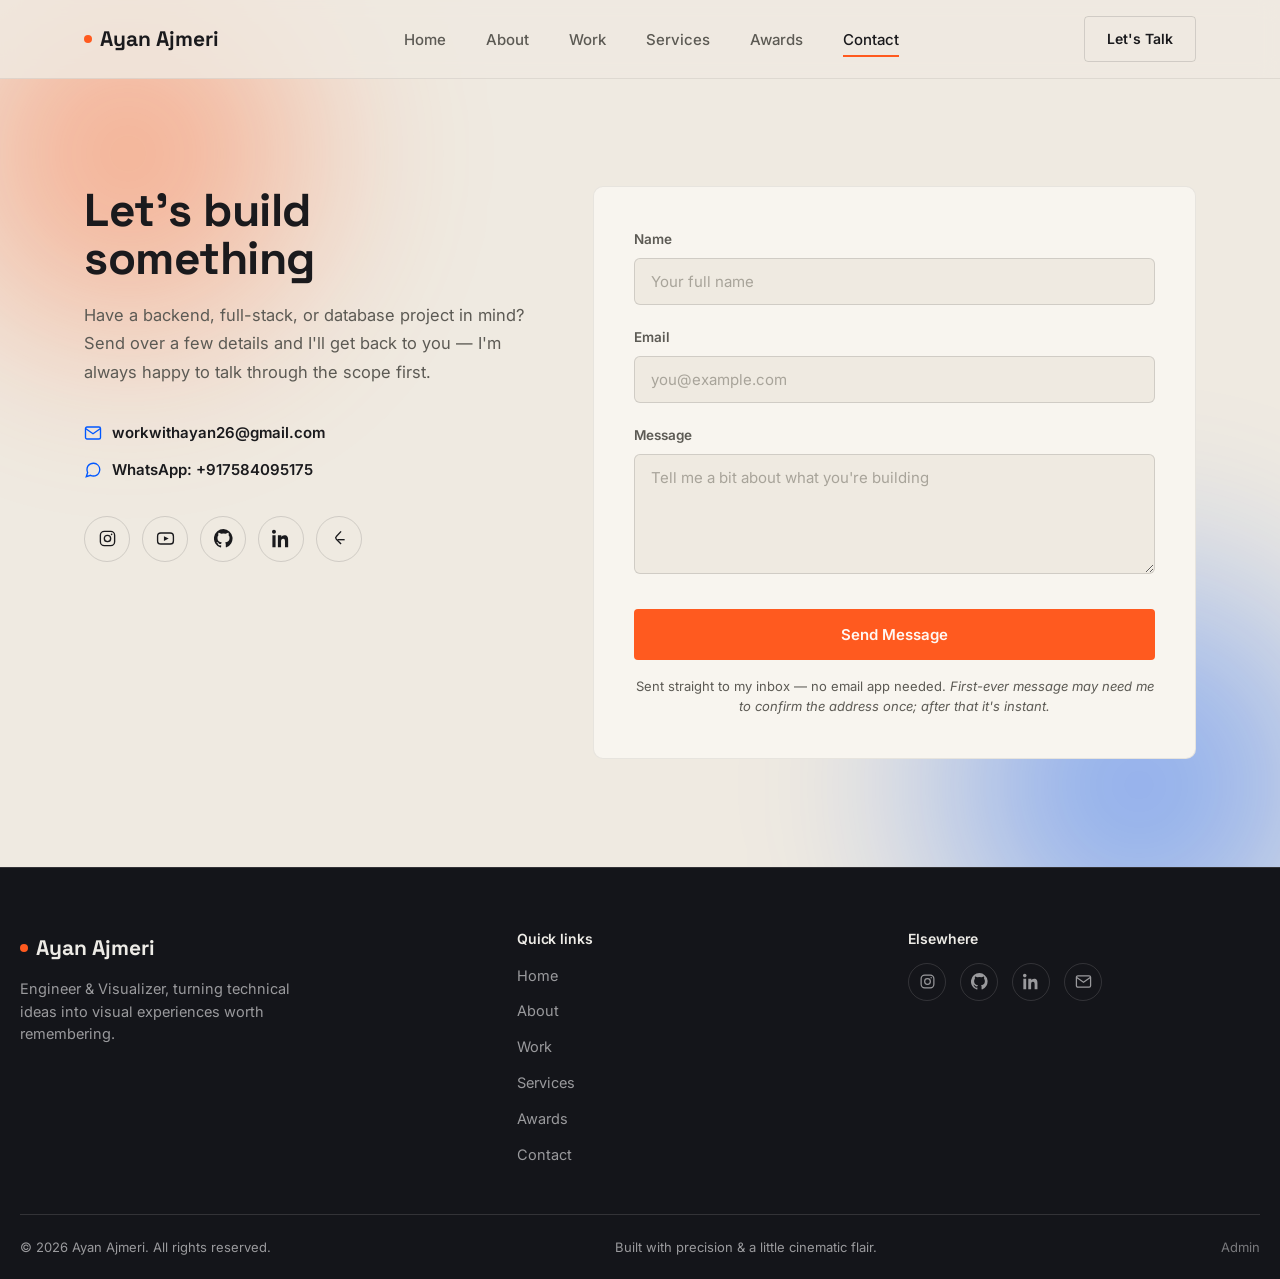
<file: contact.html>
<!DOCTYPE html>
<html lang="en">
<head>
<meta charset="UTF-8">
<meta name="viewport" content="width=device-width, initial-scale=1.0">
<title>Contact — Ayan Ajmeri</title>
<meta name="description" content="Get in touch with Ayan Ajmeri about a backend, full-stack, or database project.">
<link rel="preconnect" href="https://fonts.googleapis.com">
<link rel="preconnect" href="https://fonts.gstatic.com" crossorigin>
<link href="https://fonts.googleapis.com/css2?family=Space+Grotesk:wght@500;700&family=Inter:wght@400;500;600;700&display=swap" rel="stylesheet">
<link rel="stylesheet" href="css/style.css">
</head>
<body>

<header class="site-nav">
  <div class="wrap">
    <a href="index.html" class="brand"><span class="brand-dot"></span>Ayan Ajmeri</a>
    <nav aria-label="Primary">
      <ul class="nav-links">
        <li><a href="index.html">Home</a></li>
        <li><a href="about.html">About</a></li>
        <li><a href="portfolio.html">Work</a></li>
        <li><a href="services.html">Services</a></li>
        <li><a href="achievements.html">Awards</a></li>
        <li><a href="contact.html" aria-current="page">Contact</a></li>
      </ul>
    </nav>
    <div class="nav-cta">
      <a href="contact.html" class="btn btn-ghost">Let's Talk</a>
      <button class="nav-toggle" aria-label="Toggle menu" aria-expanded="false">
        <span></span><span></span><span></span>
      </button>
    </div>
  </div>
</header>

<main>

  <!-- ================= CONTACT ================= -->
  <section class="section">
    <div class="wrap">
      <div class="contact-layout">

        <div class="contact-info">
          <h1>Let's build something</h1>
          <p class="lead">Have a backend, full-stack, or database project in mind? Send over a few details and I'll get back to you — I'm always happy to talk through the scope first.</p>

          <div class="contact-direct">
            <a data-field="contact-email-link" href="mailto:workwithayan26@gmail.com">
              <svg viewBox="0 0 24 24" fill="none" stroke="currentColor" stroke-width="1.8"><rect x="2" y="4" width="20" height="16" rx="2"/><path d="M2 6l10 7 10-7"/></svg>
              <span data-field="contact-email-text">workwithayan26@gmail.com</span>
            </a>
            <a data-field="contact-whatsapp-link" href="https://wa.me/917584095175" target="_blank" rel="noopener">
              <svg viewBox="0 0 24 24" fill="none" stroke="currentColor" stroke-width="1.8"><path d="M21 11.5a8.38 8.38 0 01-.9 3.8 8.5 8.5 0 01-7.6 4.7 8.38 8.38 0 01-3.8-.9L3 21l1.9-5.7a8.38 8.38 0 01-.9-3.8 8.5 8.5 0 014.7-7.6 8.38 8.38 0 013.8-.9h.5a8.48 8.48 0 018 8v.5z"/></svg>
              <span data-field="contact-whatsapp-text">WhatsApp: +91 75840 95175</span>
            </a>
          </div>

          <div class="social-row">
            <a data-field="social-instagram" href="https://www.instagram.com/ayan_ajmeri_09/" target="_blank" rel="noopener" aria-label="Instagram">
              <svg viewBox="0 0 24 24" fill="none" stroke="currentColor" stroke-width="1.7"><rect x="3" y="3" width="18" height="18" rx="5"/><circle cx="12" cy="12" r="4"/><circle cx="17.2" cy="6.8" r="1" fill="currentColor" stroke="none"/></svg>
            </a>
            <a data-field="social-youtube" href="https://www.youtube.com/@KAFU69" target="_blank" rel="noopener" aria-label="YouTube">
              <svg viewBox="0 0 24 24" fill="none" stroke="currentColor" stroke-width="1.7"><rect x="2" y="5" width="20" height="14" rx="4"/><path d="M10 9l6 3-6 3V9z" fill="currentColor" stroke="none"/></svg>
            </a>
            <a data-field="social-github" href="https://github.com/Ayanajmeri924" target="_blank" rel="noopener" aria-label="GitHub">
              <svg viewBox="0 0 24 24" fill="currentColor"><path d="M12 0a12 12 0 00-3.8 23.4c.6.1.8-.3.8-.6v-2.2c-3.3.7-4-1.6-4-1.6-.5-1.4-1.3-1.8-1.3-1.8-1.1-.7.1-.7.1-.7 1.2.1 1.8 1.2 1.8 1.2 1 1.8 2.8 1.3 3.5 1 .1-.8.4-1.3.8-1.6-2.7-.3-5.5-1.3-5.5-5.9 0-1.3.5-2.4 1.2-3.2-.1-.3-.5-1.5.1-3.2 0 0 1-.3 3.3 1.2a11.5 11.5 0 016 0c2.3-1.5 3.3-1.2 3.3-1.2.6 1.7.2 2.9.1 3.2.8.8 1.2 1.9 1.2 3.2 0 4.6-2.8 5.6-5.5 5.9.4.4.8 1.1.8 2.2v3.3c0 .3.2.7.8.6A12 12 0 0012 0z"/></svg>
            </a>
            <a data-field="social-linkedin" href="https://www.linkedin.com/in/ayan-ajmeri/" target="_blank" rel="noopener" aria-label="LinkedIn">
              <svg viewBox="0 0 24 24" fill="currentColor"><path d="M4.98 3.5C4.98 4.88 3.87 6 2.5 6S0 4.88 0 3.5 1.12 1 2.5 1s2.48 1.12 2.48 2.5zM.5 8h4V23h-4V8zm7.5 0h3.8v2.05h.05c.53-1 1.83-2.05 3.77-2.05 4.03 0 4.78 2.65 4.78 6.1V23h-4v-6.9c0-1.65-.03-3.77-2.3-3.77-2.3 0-2.65 1.8-2.65 3.65V23h-4V8z"/></svg>
            </a>
            <a data-field="social-leetcode" href="https://leetcode.com/u/Ayan_Ajmeri/" target="_blank" rel="noopener" aria-label="LeetCode">
              <svg viewBox="0 0 24 24" fill="none" stroke="currentColor" stroke-width="1.7"><path d="M14 3l-6 6.5a2.5 2.5 0 000 3.5L14 19"/><path d="M9.5 13.5h9"/></svg>
            </a>
          </div>
        </div>

        <form class="contact-form" novalidate data-action-base="https://formsubmit.co/ajax/">
          <input type="hidden" name="_subject" value="New project inquiry from your portfolio site">
          <input type="text" name="_honey" style="display:none" tabindex="-1" autocomplete="off">
          <div class="form-row">
            <label for="c-name">Name</label>
            <input type="text" id="c-name" name="name" placeholder="Your full name" required>
          </div>
          <div class="form-row">
            <label for="c-email">Email</label>
            <input type="email" id="c-email" name="email" placeholder="you@example.com" required>
          </div>
          <div class="form-row">
            <label for="c-message">Message</label>
            <textarea id="c-message" name="message" placeholder="Tell me a bit about what you're building" required></textarea>
          </div>
          <button type="submit" class="btn btn-primary form-submit">Send Message</button>
          <p class="form-note">Sent straight to my inbox — no email app needed. <em>First-ever message may need me to confirm the address once; after that it's instant.</em></p>
        </form>

      </div>
    </div>
  </section>

</main>

<footer class="site-footer">
  <div class="wrap footer-top">
    <div class="footer-brand">
      <a href="index.html" class="brand"><span class="brand-dot"></span>Ayan Ajmeri</a>
      <p>Engineer &amp; Visualizer, turning technical ideas into visual experiences worth remembering.</p>
    </div>
    <div class="footer-col">
      <h4>Quick links</h4>
      <ul>
        <li><a href="index.html">Home</a></li>
        <li><a href="about.html">About</a></li>
        <li><a href="portfolio.html">Work</a></li>
        <li><a href="services.html">Services</a></li>
        <li><a href="achievements.html">Awards</a></li>
        <li><a href="contact.html">Contact</a></li>
      </ul>
    </div>
    <div class="footer-col">
      <h4>Elsewhere</h4>
      <div class="footer-socials">
        <a data-field="social-instagram" href="https://www.instagram.com/ayan_ajmeri_09/" target="_blank" rel="noopener" aria-label="Instagram"><svg viewBox="0 0 24 24" fill="none" stroke="currentColor" stroke-width="1.7"><rect x="3" y="3" width="18" height="18" rx="5"/><circle cx="12" cy="12" r="4"/><circle cx="17.2" cy="6.8" r="1" fill="currentColor" stroke="none"/></svg></a>
        <a data-field="social-github" href="https://github.com/Ayanajmeri924" target="_blank" rel="noopener" aria-label="GitHub"><svg viewBox="0 0 24 24" fill="currentColor"><path d="M12 0a12 12 0 00-3.8 23.4c.6.1.8-.3.8-.6v-2.2c-3.3.7-4-1.6-4-1.6-.5-1.4-1.3-1.8-1.3-1.8-1.1-.7.1-.7.1-.7 1.2.1 1.8 1.2 1.8 1.2 1 1.8 2.8 1.3 3.5 1 .1-.8.4-1.3.8-1.6-2.7-.3-5.5-1.3-5.5-5.9 0-1.3.5-2.4 1.2-3.2-.1-.3-.5-1.5.1-3.2 0 0 1-.3 3.3 1.2a11.5 11.5 0 016 0c2.3-1.5 3.3-1.2 3.3-1.2.6 1.7.2 2.9.1 3.2.8.8 1.2 1.9 1.2 3.2 0 4.6-2.8 5.6-5.5 5.9.4.4.8 1.1.8 2.2v3.3c0 .3.2.7.8.6A12 12 0 0012 0z"/></svg></a>
        <a data-field="social-linkedin" href="https://www.linkedin.com/in/ayan-ajmeri/" target="_blank" rel="noopener" aria-label="LinkedIn"><svg viewBox="0 0 24 24" fill="currentColor"><path d="M4.98 3.5C4.98 4.88 3.87 6 2.5 6S0 4.88 0 3.5 1.12 1 2.5 1s2.48 1.12 2.48 2.5zM.5 8h4V23h-4V8zm7.5 0h3.8v2.05h.05c.53-1 1.83-2.05 3.77-2.05 4.03 0 4.78 2.65 4.78 6.1V23h-4v-6.9c0-1.65-.03-3.77-2.3-3.77-2.3 0-2.65 1.8-2.65 3.65V23h-4V8z"/></svg></a>
        <a data-field="social-email" href="mailto:workwithayan26@gmail.com" aria-label="Email"><svg viewBox="0 0 24 24" fill="none" stroke="currentColor" stroke-width="1.8"><rect x="2" y="4" width="20" height="16" rx="2"/><path d="M2 6l10 7 10-7"/></svg></a>
      </div>
    </div>
  </div>
  <div class="wrap footer-bottom">
    <p>&copy; 2026 Ayan Ajmeri. All rights reserved.</p>
    <p>Built with precision &amp; a little cinematic flair.</p>
    <p><a href="admin/index.html" class="admin-footer-link">Admin</a></p>
  </div>
</footer>

<script src="js/site-data.js"></script>
<script src="js/site-render.js"></script>
<script src="js/main.js"></script>
</body>
</html>
</file>
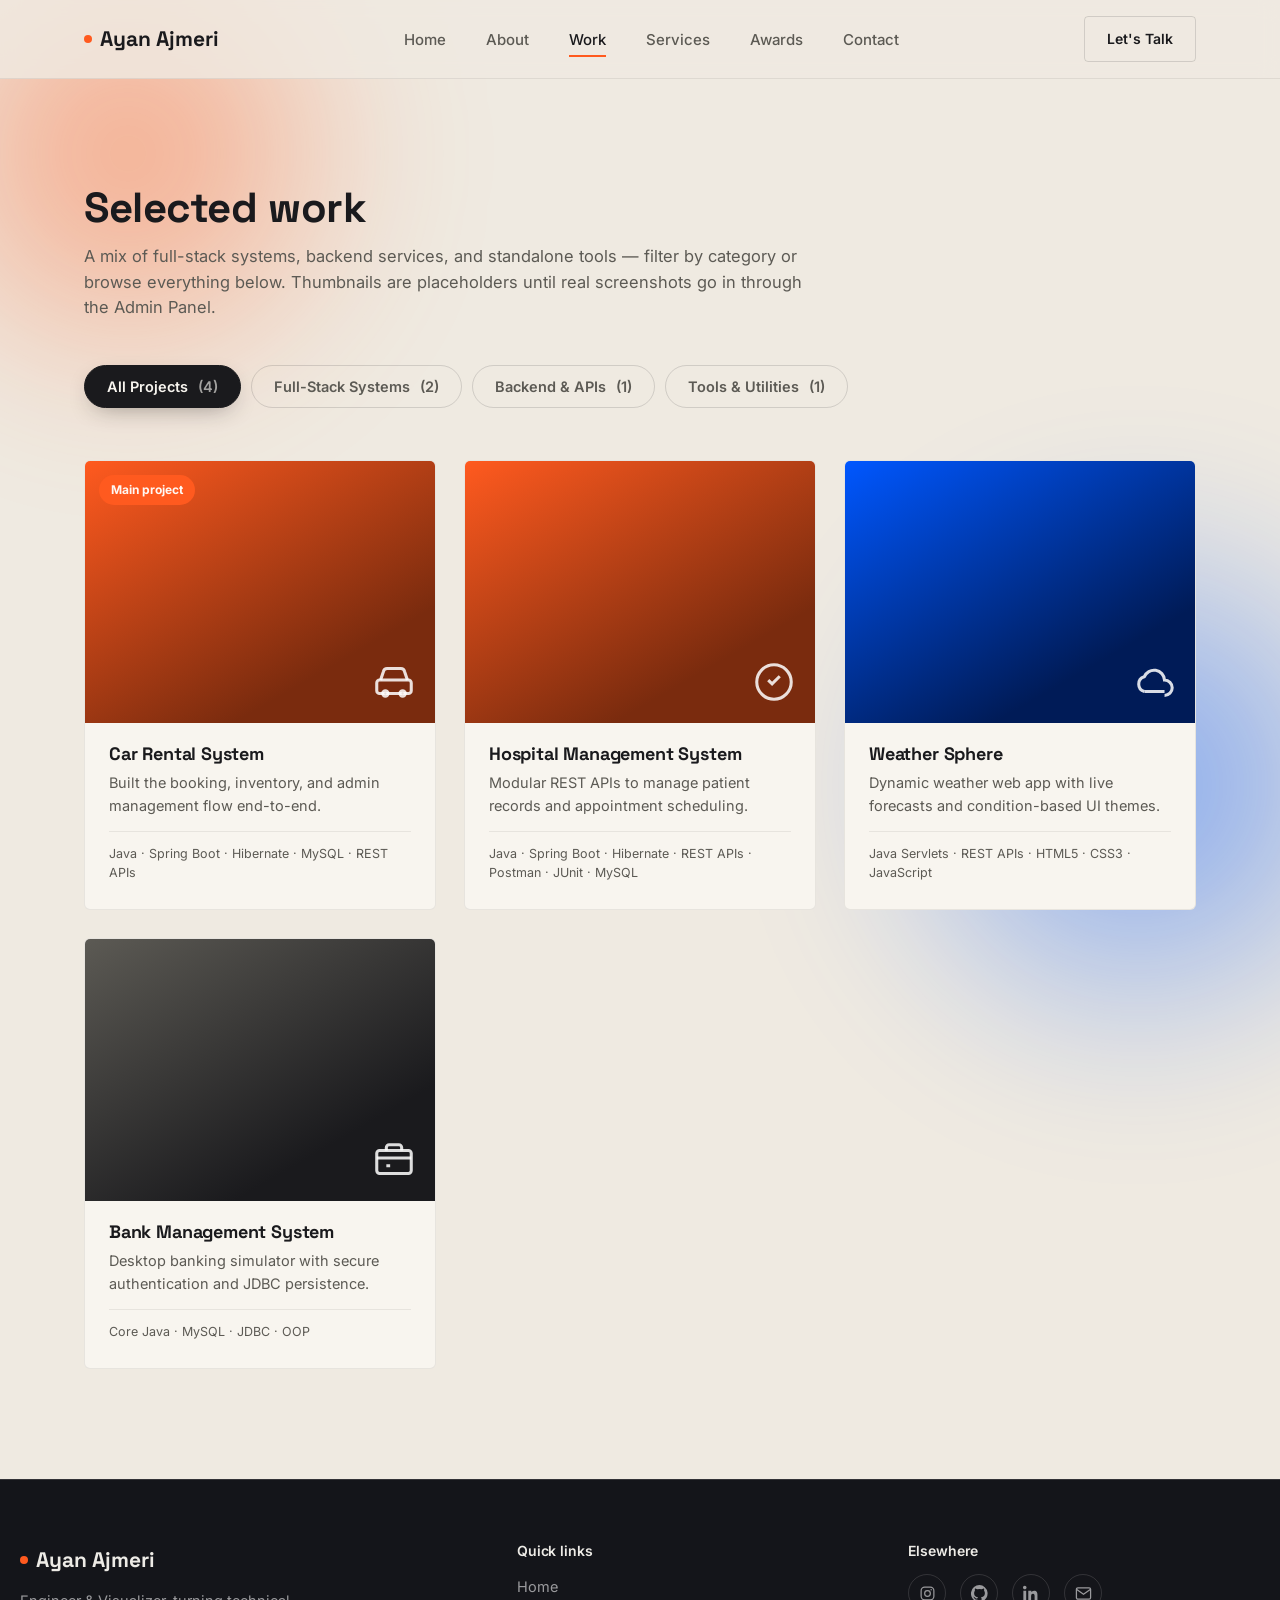
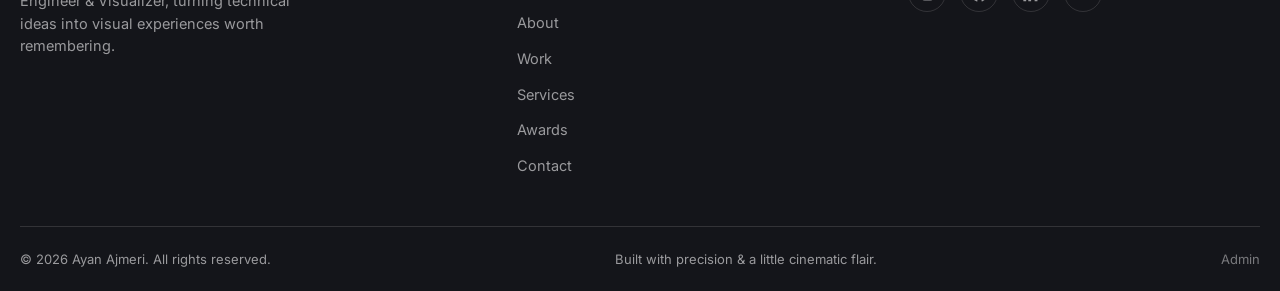
<file: portfolio.html>
<!DOCTYPE html>
<html lang="en">
<head>
<meta charset="UTF-8">
<meta name="viewport" content="width=device-width, initial-scale=1.0">
<title>Portfolio — Ayan Ajmeri</title>
<meta name="description" content="Selected software projects by Ayan Ajmeri — full-stack systems, backend & APIs, tools & utilities.">
<link rel="preconnect" href="https://fonts.googleapis.com">
<link rel="preconnect" href="https://fonts.gstatic.com" crossorigin>
<link href="https://fonts.googleapis.com/css2?family=Space+Grotesk:wght@500;700&family=Inter:wght@400;500;600;700&display=swap" rel="stylesheet">
<link rel="stylesheet" href="css/style.css">
</head>
<body>

<header class="site-nav">
  <div class="wrap">
    <a href="index.html" class="brand"><span class="brand-dot"></span>Ayan Ajmeri</a>
    <nav aria-label="Primary">
      <ul class="nav-links">
        <li><a href="index.html">Home</a></li>
        <li><a href="about.html">About</a></li>
        <li><a href="portfolio.html" aria-current="page">Work</a></li>
        <li><a href="services.html">Services</a></li>
        <li><a href="achievements.html">Awards</a></li>
        <li><a href="contact.html">Contact</a></li>
      </ul>
    </nav>
    <div class="nav-cta">
      <a href="contact.html" class="btn btn-ghost">Let's Talk</a>
      <button class="nav-toggle" aria-label="Toggle menu" aria-expanded="false">
        <span></span><span></span><span></span>
      </button>
    </div>
  </div>
</header>

<main>

  <!-- ================= INTRO ================= -->
  <section class="section portfolio-intro">
    <div class="wrap">
      <div class="section-head">
        <h2>Selected work</h2>
        <p>A mix of full-stack systems, backend services, and standalone tools — filter by category or browse everything below. Thumbnails are placeholders until real screenshots go in through the Admin Panel.</p>
      </div>

      <div class="filter-bar" role="tablist" aria-label="Filter projects by category">
        <button class="filter-tab is-active" data-filter="all" role="tab" aria-selected="true">All Projects <span class="count">(4)</span></button>
        <button class="filter-tab" data-filter="fullstack" role="tab" aria-selected="false">Full-Stack Systems <span class="count">(2)</span></button>
        <button class="filter-tab" data-filter="backend" role="tab" aria-selected="false">Backend &amp; APIs <span class="count">(1)</span></button>
        <button class="filter-tab" data-filter="tools" role="tab" aria-selected="false">Tools &amp; Utilities <span class="count">(1)</span></button>
      </div>
    </div>
  </section>

  <!-- ================= PROJECT GRID ================= -->
  <section class="wrap">
    <div class="project-grid" data-field="project-grid">

      <!-- Car Rental System — featured / main project -->
      <article class="project-card"
        data-category="fullstack"
        data-title="Car Rental System"
        data-cat-label="Full-Stack Systems"
        data-desc="An end-to-end car rental platform handling vehicle inventory, bookings, and admin-side fleet management — my main project and the one I'm most proud of."
        data-stack="Java · Spring Boot · Hibernate · MySQL · REST APIs">
        <div class="project-thumb">
          <span class="featured-tag">Main project</span>
          <div class="thumb-art thumb-fullstack">
            <svg class="art-icon" viewBox="0 0 24 24" fill="none" stroke="currentColor" stroke-width="1.6"><rect x="3" y="11" width="18" height="7" rx="1.5"/><path d="M5 11l1.5-4.5A2 2 0 018.4 5h7.2a2 2 0 011.9 1.5L19 11"/><circle cx="7.5" cy="18" r="1.4"/><circle cx="16.5" cy="18" r="1.4"/></svg>
          </div>
        </div>
        <div class="project-body">
          <h3>Car Rental System</h3>
          <p class="desc">Built the booking, inventory, and admin management flow end-to-end.</p>
          <p class="stack">Java · Spring Boot · Hibernate · MySQL</p>
        </div>
      </article>

      <!-- Hospital Management System -->
      <article class="project-card"
        data-category="fullstack"
        data-title="Hospital Management System"
        data-cat-label="Full-Stack Systems"
        data-desc="Backend services built with Spring Boot and Hibernate ORM to manage patient records and appointment scheduling through modular RESTful APIs, with endpoints validated in Postman and covered by JUnit test suites."
        data-stack="Java · Spring Boot · Hibernate · REST APIs · Postman · JUnit · MySQL">
        <div class="project-thumb">
          <div class="thumb-art thumb-fullstack">
            <svg class="art-icon" viewBox="0 0 24 24" fill="none" stroke="currentColor" stroke-width="1.6"><path d="M12 21s-7-4.35-9.5-8.5C.6 8.9 2.4 5 6 5c2 0 3.3 1 4 2 .7-1 2-2 4-2 3.6 0 5.4 3.9 3.5 7.5C19 16.65 12 21 12 21z"/><path d="M9 12h2l1-2 2 4 1-2h1"/></svg>
          </div>
        </div>
        <div class="project-body">
          <h3>Hospital Management System</h3>
          <p class="desc">Modular REST APIs to manage patient records and appointment scheduling.</p>
          <p class="stack">Spring Boot · Hibernate · MySQL</p>
        </div>
      </article>

      <!-- Weather Sphere -->
      <article class="project-card"
        data-category="backend"
        data-title="Weather Sphere"
        data-cat-label="Backend & APIs"
        data-desc="A Java Servlet-driven web app fetching real-time weather metrics, hourly forecasts, and city suggestions via external REST APIs, with a responsive frontend built using asynchronous JavaScript (Fetch API) that shifts its theme based on live conditions."
        data-stack="Java Servlets · REST APIs · HTML5 · CSS3 · JavaScript">
        <div class="project-thumb">
          <div class="thumb-art thumb-backend">
            <svg class="art-icon" viewBox="0 0 24 24" fill="none" stroke="currentColor" stroke-width="1.6"><path d="M17.5 19a4 4 0 000-8 5.5 5.5 0 00-10.6-1.7A4 4 0 007 17"/><path d="M7 17h10.5"/></svg>
          </div>
        </div>
        <div class="project-body">
          <h3>Weather Sphere</h3>
          <p class="desc">Dynamic weather web app with live forecasts and condition-based UI themes.</p>
          <p class="stack">Java Servlets · REST APIs</p>
        </div>
      </article>

      <!-- Bank Management System -->
      <article class="project-card"
        data-category="tools"
        data-title="Bank Management System"
        data-cat-label="Tools & Utilities"
        data-desc="A desktop banking application simulating core ATM transactions — deposits, withdrawals, and PIN management — built on robust OOP principles, with the Java backend linked to MySQL via JDBC for secure authentication and transactional consistency."
        data-stack="Core Java · MySQL · JDBC · OOP">
        <div class="project-thumb">
          <div class="thumb-art thumb-tools">
            <svg class="art-icon" viewBox="0 0 24 24" fill="none" stroke="currentColor" stroke-width="1.6"><rect x="3" y="7" width="18" height="12" rx="1.5"/><path d="M3 11h18M8 15h2"/><path d="M8 7V5.5A1.5 1.5 0 019.5 4h5A1.5 1.5 0 0116 5.5V7"/></svg>
          </div>
        </div>
        <div class="project-body">
          <h3>Bank Management System</h3>
          <p class="desc">Desktop banking simulator with secure authentication and JDBC persistence.</p>
          <p class="stack">Core Java · JDBC · MySQL</p>
        </div>
      </article>

    </div>
  </section>

</main>

<footer class="site-footer">
  <div class="wrap footer-top">
    <div class="footer-brand">
      <a href="index.html" class="brand"><span class="brand-dot"></span>Ayan Ajmeri</a>
      <p>Engineer &amp; Visualizer, turning technical ideas into visual experiences worth remembering.</p>
    </div>
    <div class="footer-col">
      <h4>Quick links</h4>
      <ul>
        <li><a href="index.html">Home</a></li>
        <li><a href="about.html">About</a></li>
        <li><a href="portfolio.html">Work</a></li>
        <li><a href="services.html">Services</a></li>
        <li><a href="achievements.html">Awards</a></li>
        <li><a href="contact.html">Contact</a></li>
      </ul>
    </div>
    <div class="footer-col">
      <h4>Elsewhere</h4>
      <div class="footer-socials">
        <a data-field="social-instagram" href="https://www.instagram.com/ayan_ajmeri_09/" target="_blank" rel="noopener" aria-label="Instagram"><svg viewBox="0 0 24 24" fill="none" stroke="currentColor" stroke-width="1.7"><rect x="3" y="3" width="18" height="18" rx="5"/><circle cx="12" cy="12" r="4"/><circle cx="17.2" cy="6.8" r="1" fill="currentColor" stroke="none"/></svg></a>
        <a data-field="social-github" href="https://github.com/Ayanajmeri924" target="_blank" rel="noopener" aria-label="GitHub"><svg viewBox="0 0 24 24" fill="currentColor"><path d="M12 0a12 12 0 00-3.8 23.4c.6.1.8-.3.8-.6v-2.2c-3.3.7-4-1.6-4-1.6-.5-1.4-1.3-1.8-1.3-1.8-1.1-.7.1-.7.1-.7 1.2.1 1.8 1.2 1.8 1.2 1 1.8 2.8 1.3 3.5 1 .1-.8.4-1.3.8-1.6-2.7-.3-5.5-1.3-5.5-5.9 0-1.3.5-2.4 1.2-3.2-.1-.3-.5-1.5.1-3.2 0 0 1-.3 3.3 1.2a11.5 11.5 0 016 0c2.3-1.5 3.3-1.2 3.3-1.2.6 1.7.2 2.9.1 3.2.8.8 1.2 1.9 1.2 3.2 0 4.6-2.8 5.6-5.5 5.9.4.4.8 1.1.8 2.2v3.3c0 .3.2.7.8.6A12 12 0 0012 0z"/></svg></a>
        <a data-field="social-linkedin" href="https://www.linkedin.com/in/ayan-ajmeri/" target="_blank" rel="noopener" aria-label="LinkedIn"><svg viewBox="0 0 24 24" fill="currentColor"><path d="M4.98 3.5C4.98 4.88 3.87 6 2.5 6S0 4.88 0 3.5 1.12 1 2.5 1s2.48 1.12 2.48 2.5zM.5 8h4V23h-4V8zm7.5 0h3.8v2.05h.05c.53-1 1.83-2.05 3.77-2.05 4.03 0 4.78 2.65 4.78 6.1V23h-4v-6.9c0-1.65-.03-3.77-2.3-3.77-2.3 0-2.65 1.8-2.65 3.65V23h-4V8z"/></svg></a>
        <a data-field="social-email" href="mailto:workwithayan26@gmail.com" aria-label="Email"><svg viewBox="0 0 24 24" fill="none" stroke="currentColor" stroke-width="1.8"><rect x="2" y="4" width="20" height="16" rx="2"/><path d="M2 6l10 7 10-7"/></svg></a>
      </div>
    </div>
  </div>
  <div class="wrap footer-bottom">
    <p>&copy; 2026 Ayan Ajmeri. All rights reserved.</p>
    <p>Built with precision &amp; a little cinematic flair.</p>
    <p><a href="admin/index.html" class="admin-footer-link">Admin</a></p>
  </div>
</footer>

<!-- ================= LIGHTBOX ================= -->
<div class="lightbox" role="dialog" aria-modal="true" aria-label="Project detail">
  <div class="lightbox-panel">
    <div class="lightbox-media">
      <button class="lightbox-close" aria-label="Close">&times;</button>
      <div class="thumb-art">
        <svg class="art-icon" viewBox="0 0 24 24" fill="none" stroke="currentColor" stroke-width="1.6"><rect x="3" y="11" width="18" height="7" rx="1.5"/></svg>
      </div>
    </div>
    <div class="lightbox-body">
      <p class="lightbox-cat">Category</p>
      <h3 class="lightbox-title">Project title</h3>
      <p class="desc lightbox-desc">Description.</p>
      <p class="stack lightbox-stack">Stack</p>
    </div>
  </div>
</div>

<script src="js/site-data.js"></script>
<script src="js/site-render.js"></script>
<script src="js/main.js"></script>
</body>
</html>
</file>
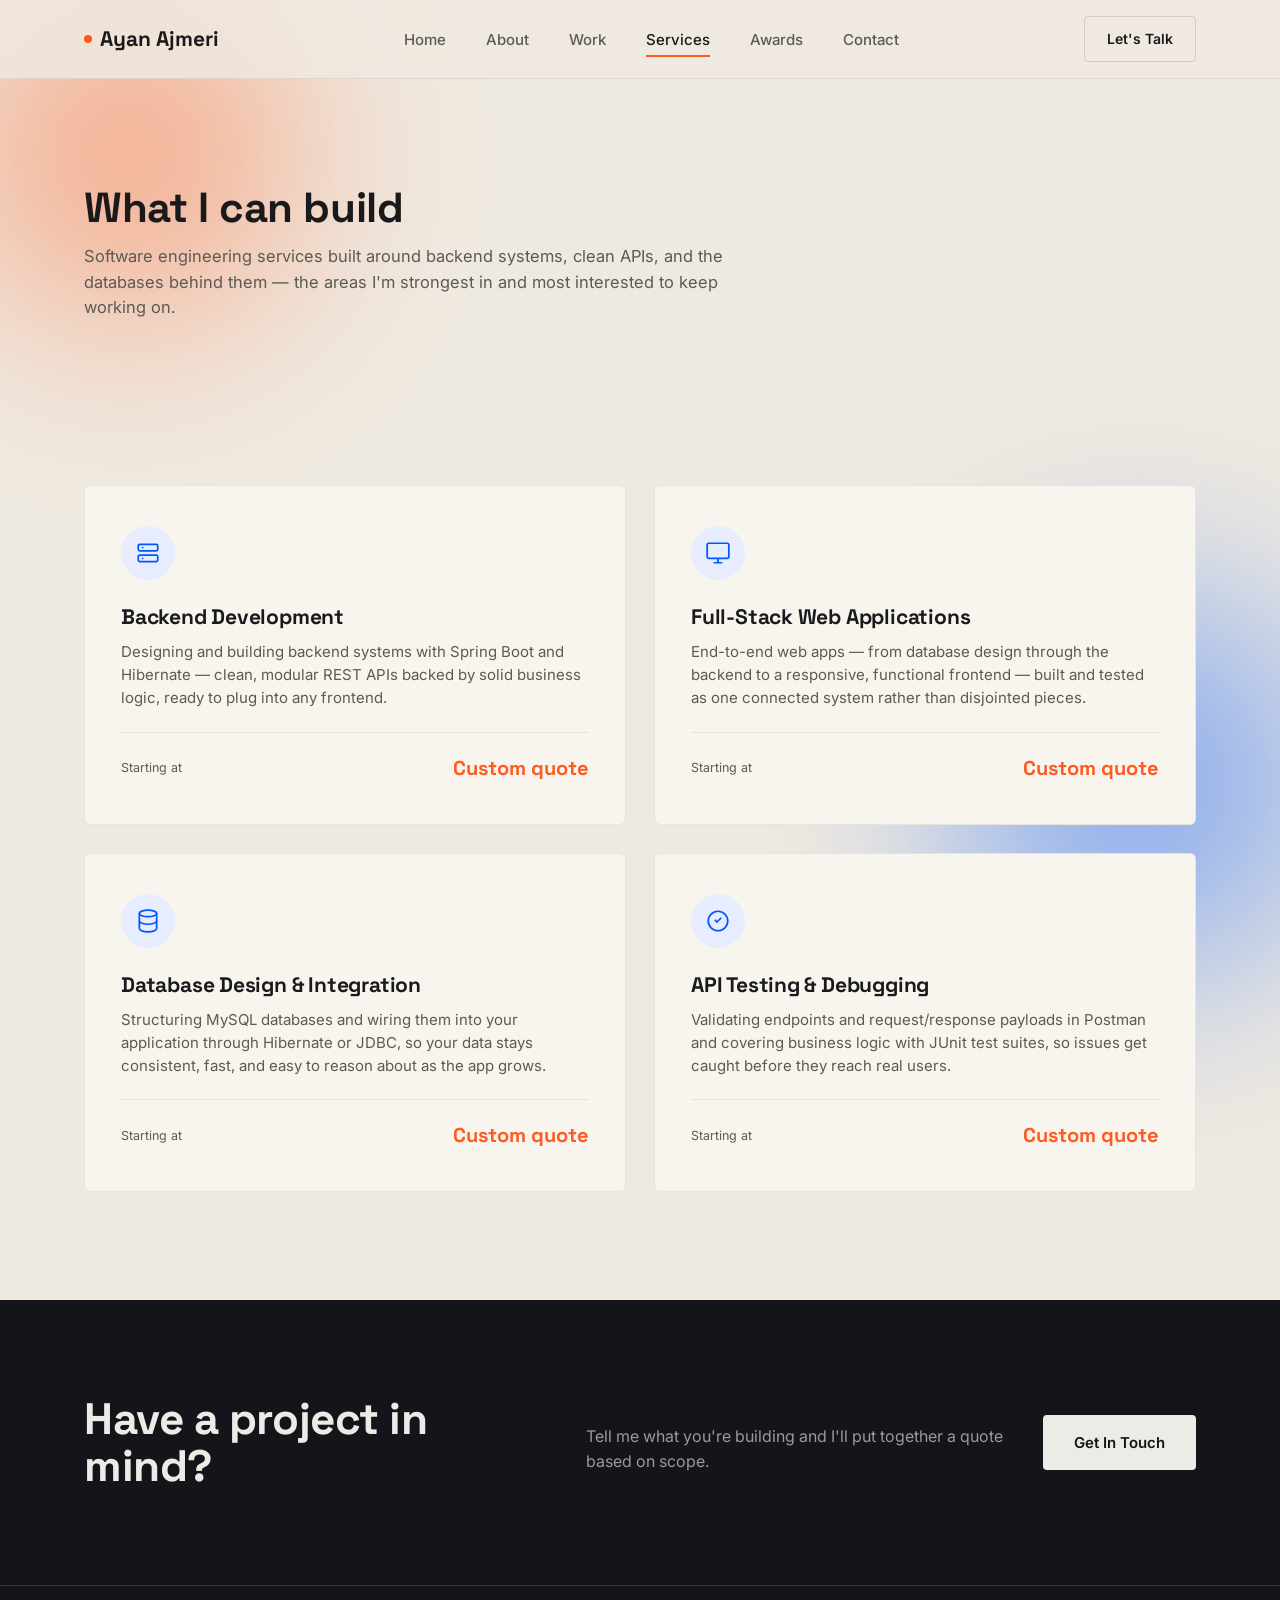
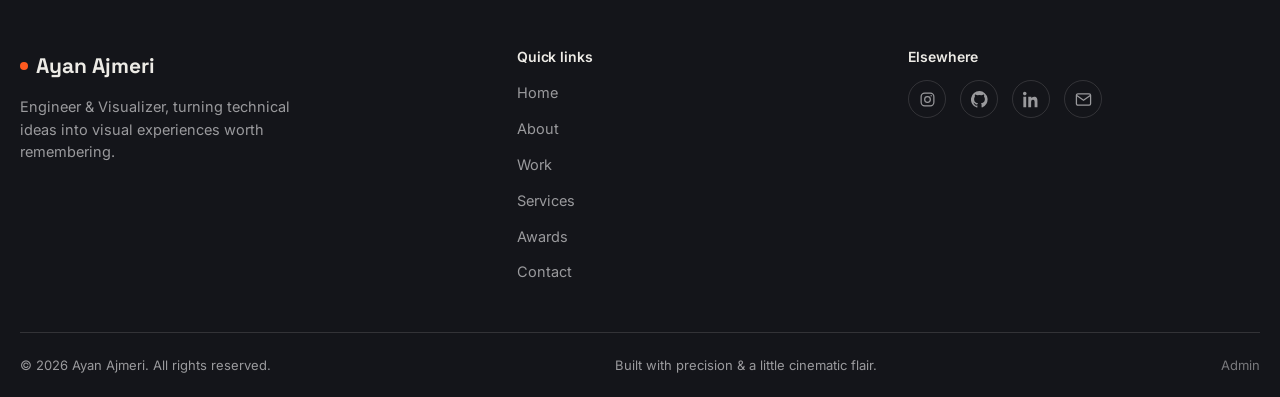
<file: services.html>
<!DOCTYPE html>
<html lang="en">
<head>
<meta charset="UTF-8">
<meta name="viewport" content="width=device-width, initial-scale=1.0">
<title>Services — Ayan Ajmeri</title>
<meta name="description" content="Software engineering services offered by Ayan Ajmeri — backend development, full-stack apps, databases, and API testing.">
<link rel="preconnect" href="https://fonts.googleapis.com">
<link rel="preconnect" href="https://fonts.gstatic.com" crossorigin>
<link href="https://fonts.googleapis.com/css2?family=Space+Grotesk:wght@500;700&family=Inter:wght@400;500;600;700&display=swap" rel="stylesheet">
<link rel="stylesheet" href="css/style.css">
</head>
<body>

<header class="site-nav">
  <div class="wrap">
    <a href="index.html" class="brand"><span class="brand-dot"></span>Ayan Ajmeri</a>
    <nav aria-label="Primary">
      <ul class="nav-links">
        <li><a href="index.html">Home</a></li>
        <li><a href="about.html">About</a></li>
        <li><a href="portfolio.html">Work</a></li>
        <li><a href="services.html" aria-current="page">Services</a></li>
        <li><a href="achievements.html">Awards</a></li>
        <li><a href="contact.html">Contact</a></li>
      </ul>
    </nav>
    <div class="nav-cta">
      <a href="contact.html" class="btn btn-ghost">Let's Talk</a>
      <button class="nav-toggle" aria-label="Toggle menu" aria-expanded="false">
        <span></span><span></span><span></span>
      </button>
    </div>
  </div>
</header>

<main>

  <!-- ================= SERVICES INTRO ================= -->
  <section class="section" style="padding-bottom:0;">
    <div class="wrap">
      <div class="section-head">
        <h2>What I can build</h2>
        <p>Software engineering services built around backend systems, clean APIs, and the databases behind them — the areas I'm strongest in and most interested to keep working on.</p>
      </div>
    </div>
  </section>

  <!-- ================= SERVICE CARDS ================= -->
  <section class="section">
    <div class="wrap">
      <div class="service-full-grid" data-field="services-full-grid">

        <div class="service-full-card">
          <div class="icon-badge">
            <svg viewBox="0 0 24 24" fill="none" stroke="currentColor" stroke-width="1.6"><rect x="3" y="4" width="18" height="6" rx="1.5"/><rect x="3" y="14" width="18" height="6" rx="1.5"/><circle cx="7" cy="7" r="0.8" fill="currentColor" stroke="none"/><circle cx="7" cy="17" r="0.8" fill="currentColor" stroke="none"/></svg>
          </div>
          <h3>Backend Development</h3>
          <p class="desc">Designing and building backend systems with Spring Boot and Hibernate — clean, modular REST APIs backed by solid business logic, ready to plug into any frontend.</p>
          <div class="price-row">
            <span class="price-label">Starting at</span>
            <span class="price-value">Custom quote</span>
          </div>
        </div>

        <div class="service-full-card">
          <div class="icon-badge">
            <svg viewBox="0 0 24 24" fill="none" stroke="currentColor" stroke-width="1.6"><rect x="2" y="3" width="20" height="14" rx="1.5"/><path d="M8 21h8M12 17v4"/></svg>
          </div>
          <h3>Full-Stack Web Applications</h3>
          <p class="desc">End-to-end web apps — from database design through the backend to a responsive, functional frontend — built and tested as one connected system rather than disjointed pieces.</p>
          <div class="price-row">
            <span class="price-label">Starting at</span>
            <span class="price-value">Custom quote</span>
          </div>
        </div>

        <div class="service-full-card">
          <div class="icon-badge">
            <svg viewBox="0 0 24 24" fill="none" stroke="currentColor" stroke-width="1.6"><ellipse cx="12" cy="5" rx="8" ry="3"/><path d="M4 5v14c0 1.66 3.58 3 8 3s8-1.34 8-3V5"/><path d="M4 12c0 1.66 3.58 3 8 3s8-1.34 8-3"/></svg>
          </div>
          <h3>Database Design &amp; Integration</h3>
          <p class="desc">Structuring MySQL databases and wiring them into your application through Hibernate or JDBC, so your data stays consistent, fast, and easy to reason about as the app grows.</p>
          <div class="price-row">
            <span class="price-label">Starting at</span>
            <span class="price-value">Custom quote</span>
          </div>
        </div>

        <div class="service-full-card">
          <div class="icon-badge">
            <svg viewBox="0 0 24 24" fill="none" stroke="currentColor" stroke-width="1.6"><path d="M9 11l2 2 4-4"/><circle cx="12" cy="12" r="9"/></svg>
          </div>
          <h3>API Testing &amp; Debugging</h3>
          <p class="desc">Validating endpoints and request/response payloads in Postman and covering business logic with JUnit test suites, so issues get caught before they reach real users.</p>
          <div class="price-row">
            <span class="price-label">Starting at</span>
            <span class="price-value">Custom quote</span>
          </div>
        </div>

      </div>
    </div>
  </section>

  <!-- ================= CLOSING CTA ================= -->
  <section class="cta-closing">
    <div class="wrap">
      <h2>Have a project in mind?</h2>
      <p>Tell me what you're building and I'll put together a quote based on scope.</p>
      <a href="contact.html" class="btn btn-on-dark">Get In Touch</a>
    </div>
  </section>

</main>

<footer class="site-footer">
  <div class="wrap footer-top">
    <div class="footer-brand">
      <a href="index.html" class="brand"><span class="brand-dot"></span>Ayan Ajmeri</a>
      <p>Engineer &amp; Visualizer, turning technical ideas into visual experiences worth remembering.</p>
    </div>
    <div class="footer-col">
      <h4>Quick links</h4>
      <ul>
        <li><a href="index.html">Home</a></li>
        <li><a href="about.html">About</a></li>
        <li><a href="portfolio.html">Work</a></li>
        <li><a href="services.html">Services</a></li>
        <li><a href="achievements.html">Awards</a></li>
        <li><a href="contact.html">Contact</a></li>
      </ul>
    </div>
    <div class="footer-col">
      <h4>Elsewhere</h4>
      <div class="footer-socials">
        <a data-field="social-instagram" href="https://www.instagram.com/ayan_ajmeri_09/" target="_blank" rel="noopener" aria-label="Instagram"><svg viewBox="0 0 24 24" fill="none" stroke="currentColor" stroke-width="1.7"><rect x="3" y="3" width="18" height="18" rx="5"/><circle cx="12" cy="12" r="4"/><circle cx="17.2" cy="6.8" r="1" fill="currentColor" stroke="none"/></svg></a>
        <a data-field="social-github" href="https://github.com/Ayanajmeri924" target="_blank" rel="noopener" aria-label="GitHub"><svg viewBox="0 0 24 24" fill="currentColor"><path d="M12 0a12 12 0 00-3.8 23.4c.6.1.8-.3.8-.6v-2.2c-3.3.7-4-1.6-4-1.6-.5-1.4-1.3-1.8-1.3-1.8-1.1-.7.1-.7.1-.7 1.2.1 1.8 1.2 1.8 1.2 1 1.8 2.8 1.3 3.5 1 .1-.8.4-1.3.8-1.6-2.7-.3-5.5-1.3-5.5-5.9 0-1.3.5-2.4 1.2-3.2-.1-.3-.5-1.5.1-3.2 0 0 1-.3 3.3 1.2a11.5 11.5 0 016 0c2.3-1.5 3.3-1.2 3.3-1.2.6 1.7.2 2.9.1 3.2.8.8 1.2 1.9 1.2 3.2 0 4.6-2.8 5.6-5.5 5.9.4.4.8 1.1.8 2.2v3.3c0 .3.2.7.8.6A12 12 0 0012 0z"/></svg></a>
        <a data-field="social-linkedin" href="https://www.linkedin.com/in/ayan-ajmeri/" target="_blank" rel="noopener" aria-label="LinkedIn"><svg viewBox="0 0 24 24" fill="currentColor"><path d="M4.98 3.5C4.98 4.88 3.87 6 2.5 6S0 4.88 0 3.5 1.12 1 2.5 1s2.48 1.12 2.48 2.5zM.5 8h4V23h-4V8zm7.5 0h3.8v2.05h.05c.53-1 1.83-2.05 3.77-2.05 4.03 0 4.78 2.65 4.78 6.1V23h-4v-6.9c0-1.65-.03-3.77-2.3-3.77-2.3 0-2.65 1.8-2.65 3.65V23h-4V8z"/></svg></a>
        <a data-field="social-email" href="mailto:workwithayan26@gmail.com" aria-label="Email"><svg viewBox="0 0 24 24" fill="none" stroke="currentColor" stroke-width="1.8"><rect x="2" y="4" width="20" height="16" rx="2"/><path d="M2 6l10 7 10-7"/></svg></a>
      </div>
    </div>
  </div>
  <div class="wrap footer-bottom">
    <p>&copy; 2026 Ayan Ajmeri. All rights reserved.</p>
    <p>Built with precision &amp; a little cinematic flair.</p>
    <p><a href="admin/index.html" class="admin-footer-link">Admin</a></p>
  </div>
</footer>

<script src="js/site-data.js"></script>
<script src="js/site-render.js"></script>
<script src="js/main.js"></script>
</body>
</html>
</file>
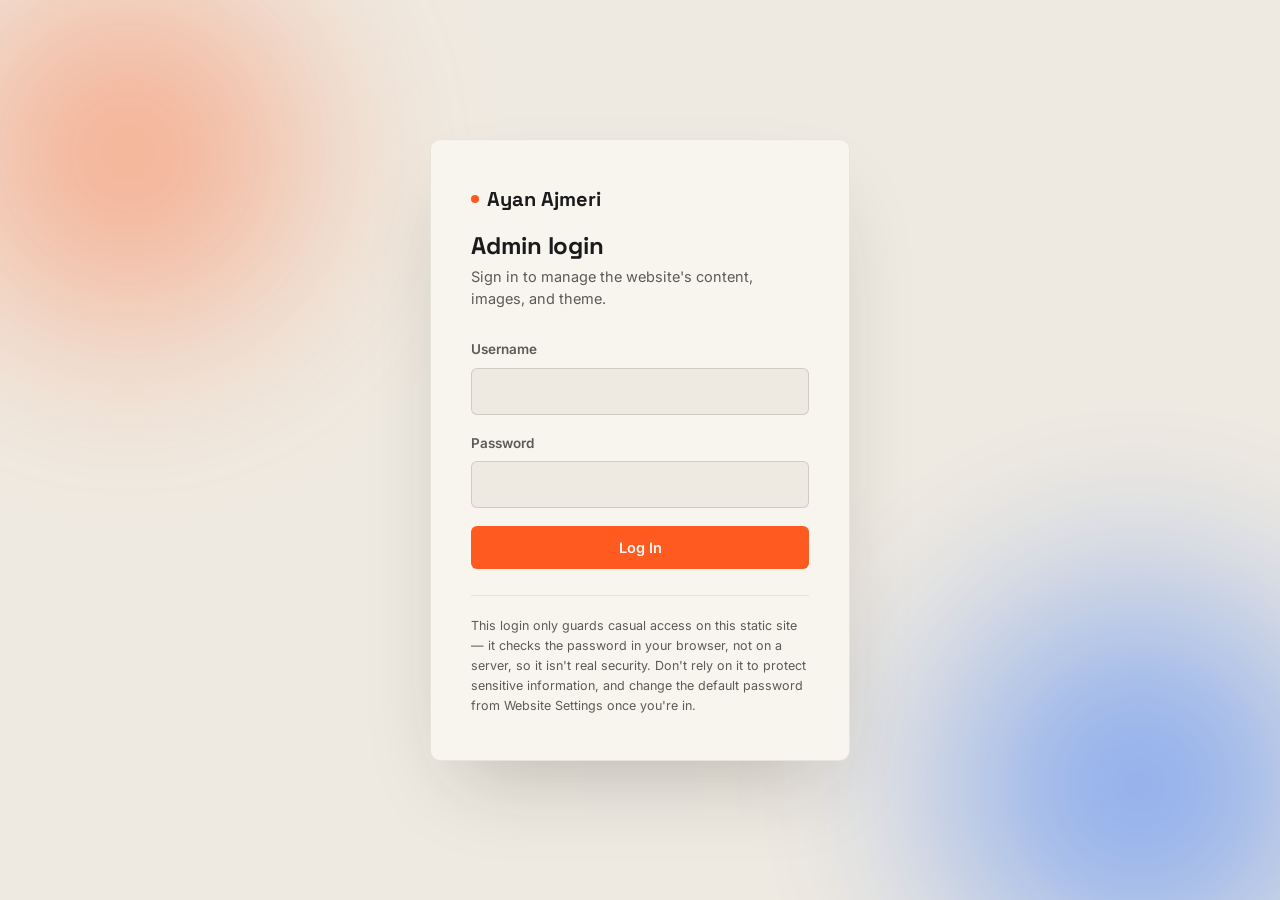
<file: admin/dashboard.html>
<!DOCTYPE html>
<html lang="en">
<head>
<meta charset="UTF-8">
<meta name="viewport" content="width=device-width, initial-scale=1.0">
<title>Admin Dashboard — Ayan Ajmeri</title>
<link rel="preconnect" href="https://fonts.googleapis.com">
<link rel="preconnect" href="https://fonts.gstatic.com" crossorigin>
<link href="https://fonts.googleapis.com/css2?family=Space+Grotesk:wght@500;700&family=Inter:wght@400;500;600;700&display=swap" rel="stylesheet">
<link rel="stylesheet" href="../css/style.css">
<link rel="stylesheet" href="css/admin.css">
</head>
<body class="admin-body">

<div class="admin-shell">
  <aside class="admin-sidebar">
    <div class="brand"><span class="brand-dot"></span>Ayan Ajmeri</div>
    <ul class="admin-nav" id="admin-nav">
      <li><button data-target="panel-home" class="is-active">Home Page</button></li>
      <li><button data-target="panel-portfolio">Portfolio Page</button></li>
      <li><button data-target="panel-about">About Page</button></li>
      <li><button data-target="panel-services">Services</button></li>
      <li><button data-target="panel-awards">Awards &amp; Achievements</button></li>
      <li><button data-target="panel-contact">Contact Information</button></li>
      <li><button data-target="panel-images">Images &amp; Media</button></li>
      <li><button data-target="panel-social">Social Media Links</button></li>
      <li><button data-target="panel-themes">Color Themes</button></li>
      <li><button data-target="panel-settings">Website Settings</button></li>
      <li><button data-target="panel-account">Admin Account</button></li>
    </ul>
    <a class="view-live" href="../index.html" target="_blank" rel="noopener">↗ View live site</a>
    <button class="logout-btn" id="logout-btn">Log out</button>
  </aside>

  <main class="admin-main">

    <!-- ================= HOME ================= -->
    <section class="admin-panel is-active" id="panel-home">
      <h2>Home Page</h2>
      <p class="panel-sub">Hero text, profile photo, and the four stat counters.</p>

      <div class="a-card">
        <div class="a-card-top"><span class="a-card-title">Hero</span></div>
        <div class="a-row-2">
          <div class="a-field"><label>Role — first word</label><input type="text" id="home-role-a"></div>
          <div class="a-field"><label>Role — second word</label><input type="text" id="home-role-b"></div>
        </div>
        <div class="a-field"><label>Tagline</label><textarea id="home-tagline"></textarea></div>
        <div class="a-field">
          <label>Profile photo</label>
          <div class="a-thumb-preview" id="home-photo-preview">No photo uploaded</div>
          <input type="file" accept="image/*" id="home-photo-input">
          <button class="a-btn a-btn-ghost" id="home-photo-clear" style="margin-top:10px;">Remove photo</button>
        </div>
      </div>

      <div class="a-card">
        <div class="a-card-top"><span class="a-card-title">Stats</span></div>
        <div id="stats-list"></div>
      </div>

      <div class="a-actions">
        <button class="a-btn a-btn-primary" id="save-home">Save Home Page</button>
        <span class="a-save-note" id="note-home">Saved — live on your next page load.</span>
      </div>
    </section>

    <!-- ================= PORTFOLIO ================= -->
    <section class="admin-panel" id="panel-portfolio">
      <h2>Portfolio Page</h2>
      <p class="panel-sub">Add, edit, or remove projects. These also feed the Home page's featured work section.</p>
      <div id="projects-list"></div>
      <button class="a-btn a-btn-add" id="add-project-btn">+ Add Project</button>
      <div class="a-actions" style="margin-top:22px;">
        <button class="a-btn a-btn-primary" id="save-projects">Save Portfolio</button>
        <span class="a-save-note" id="note-projects">Saved — live on your next page load.</span>
      </div>
    </section>

    <!-- ================= ABOUT ================= -->
    <section class="admin-panel" id="panel-about">
      <h2>About Page</h2>
      <p class="panel-sub">Your story paragraphs and core skill meters. (The milestone timeline isn't editable here yet — let me know if you want that added.)</p>

      <div class="a-card">
        <div class="a-card-top"><span class="a-card-title">My Story</span></div>
        <div class="a-field"><label>Paragraph 1</label><textarea id="about-p0"></textarea></div>
        <div class="a-field"><label>Paragraph 2</label><textarea id="about-p1"></textarea></div>
        <div class="a-field"><label>Paragraph 3</label><textarea id="about-p2"></textarea></div>
      </div>

      <div class="a-card">
        <div class="a-card-top"><span class="a-card-title">Core Skills</span></div>
        <div id="skills-list"></div>
      </div>

      <div class="a-actions">
        <button class="a-btn a-btn-primary" id="save-about">Save About Page</button>
        <span class="a-save-note" id="note-about">Saved — live on your next page load.</span>
      </div>
    </section>

    <!-- ================= SERVICES ================= -->
    <section class="admin-panel" id="panel-services">
      <h2>Services</h2>
      <p class="panel-sub">Add, edit, remove, or reprice each service.</p>
      <div id="services-list"></div>
      <button class="a-btn a-btn-add" id="add-service-btn">+ Add Service</button>
      <div class="a-actions" style="margin-top:22px;">
        <button class="a-btn a-btn-primary" id="save-services">Save Services</button>
        <span class="a-save-note" id="note-services">Saved — live on your next page load.</span>
      </div>
    </section>

    <!-- ================= AWARDS ================= -->
    <section class="admin-panel" id="panel-awards">
      <h2>Awards &amp; Achievements</h2>
      <p class="panel-sub">Add, edit, or remove entries on your achievements timeline.</p>
      <div id="awards-list"></div>
      <button class="a-btn a-btn-add" id="add-award-btn">+ Add Achievement</button>
      <div class="a-actions" style="margin-top:22px;">
        <button class="a-btn a-btn-primary" id="save-awards">Save Awards</button>
        <span class="a-save-note" id="note-awards">Saved — live on your next page load.</span>
      </div>
    </section>

    <!-- ================= CONTACT ================= -->
    <section class="admin-panel" id="panel-contact">
      <h2>Contact Information</h2>
      <p class="panel-sub">This email is also where messages from your contact form get delivered.</p>
      <div class="a-card">
        <div class="a-field"><label>Email</label><input type="email" id="contact-email"></div>
        <div class="a-field"><label>WhatsApp number (with country code)</label><input type="text" id="contact-whatsapp" placeholder="+91XXXXXXXXXX"></div>
      </div>
      <div class="a-actions">
        <button class="a-btn a-btn-primary" id="save-contact">Save Contact Info</button>
        <span class="a-save-note" id="note-contact">Saved — live on your next page load.</span>
      </div>
    </section>

    <!-- ================= IMAGES ================= -->
    <section class="admin-panel" id="panel-images">
      <h2>Images &amp; Media</h2>
      <p class="panel-sub">Your profile photo lives on the Home Page tab. Project thumbnails live with each project on the Portfolio tab — that keeps each image right next to what it belongs to.</p>
      <div class="callout" id="storage-usage">Checking storage usage…</div>
      <button class="a-btn a-btn-ghost" id="clear-images-btn">Remove all uploaded images</button>
    </section>

    <!-- ================= SOCIAL ================= -->
    <section class="admin-panel" id="panel-social">
      <h2>Social Media Links</h2>
      <p class="panel-sub">These update the icons in the footer on every page and on the Contact page.</p>
      <div class="a-card">
        <div class="a-field"><label>Instagram URL</label><input type="url" id="social-instagram"></div>
        <div class="a-field"><label>YouTube URL</label><input type="url" id="social-youtube"></div>
        <div class="a-field"><label>GitHub URL</label><input type="url" id="social-github"></div>
        <div class="a-field"><label>LinkedIn URL</label><input type="url" id="social-linkedin"></div>
        <div class="a-field"><label>LeetCode URL</label><input type="url" id="social-leetcode"></div>
      </div>
      <div class="a-actions">
        <button class="a-btn a-btn-primary" id="save-social">Save Social Links</button>
        <span class="a-save-note" id="note-social">Saved — live on your next page load.</span>
      </div>
    </section>

    <!-- ================= THEMES ================= -->
    <section class="admin-panel" id="panel-themes">
      <h2>Color Themes</h2>
      <p class="panel-sub">Pick a theme to instantly recolor every page. It's saved automatically and stays active after refreshing.</p>
      <div class="theme-grid" id="theme-grid"></div>
    </section>

    <!-- ================= SETTINGS ================= -->
    <section class="admin-panel" id="panel-settings">
      <h2>Website Settings</h2>
      <p class="panel-sub">Back up your content, move it to another browser, or start fresh.</p>
      <div class="a-card">
        <div class="a-card-top"><span class="a-card-title">Backup &amp; transfer</span></div>
        <p style="font-size:14px; color:var(--ink-soft); margin-bottom:16px;">Since this site has no server, your edits are saved in this browser only. Download a backup file here, and use Import on another browser or device to bring your content along.</p>
        <button class="a-btn a-btn-ghost" id="export-btn">Download Backup (.json)</button>
        <div style="margin-top:14px;">
          <label class="a-btn a-btn-ghost" for="import-input" style="cursor:pointer;">Import Backup (.json)</label>
          <input type="file" accept="application/json" id="import-input" style="display:none;">
        </div>
      </div>
      <div class="a-card">
        <div class="a-card-top"><span class="a-card-title">Reset</span></div>
        <p style="font-size:14px; color:var(--ink-soft); margin-bottom:16px;">Wipes every edit made in the Admin Panel and restores the site's original content.</p>
        <button class="a-btn a-btn-ghost" id="reset-btn">Reset to Defaults</button>
      </div>
    </section>

    <!-- ================= ACCOUNT ================= -->
    <section class="admin-panel" id="panel-account">
      <h2>Admin Account</h2>
      <p class="panel-sub">Change the username and password used to log in.</p>
      <div class="callout warn">
        Default demo login — please change this before the site goes live:<br>
        Username: <code>AyanAjmeri</code> &nbsp; Password: <code>@Aditi</code>
      </div>
      <div class="a-card">
        <div class="a-field"><label>Current password</label><input type="password" id="acc-current"></div>
        <div class="a-field"><label>New username</label><input type="text" id="acc-username"></div>
        <div class="a-field"><label>New password</label><input type="password" id="acc-password"></div>
        <div class="a-field"><label>Confirm new password</label><input type="password" id="acc-password-confirm"></div>
      </div>
      <div class="a-actions">
        <button class="a-btn a-btn-primary" id="save-account">Update Credentials</button>
        <span class="a-save-note" id="note-account">Updated.</span>
      </div>
      <p class="login-hint" style="margin-top:22px;">Reminder: this password only blocks casual visitors — it's checked in your browser, not on a server. Anyone who inspects the page's code (or browser storage) could find it. Don't reuse a password you use elsewhere.</p>
    </section>

  </main>
</div>

<script src="../js/site-data.js"></script>
<script src="js/admin.js"></script>
</body>
</html>
</file>
<file: css/style.css>
/* ==========================================================================
   AYAN AJMERI — PORTFOLIO DESIGN SYSTEM
   Mood: premium, cinematic, architectural. Warm stone light background,
   vibrant orange + electric blue accents, bold geometric sans display type.
   ========================================================================== */

:root {
  /* Color */
  --bg:        #efeae1;   /* warm architectural stone */
  --bg-alt:    #f8f5ef;   /* lighter panel */
  --ink:       #1a1a1d;   /* near-black text */
  --ink-soft:  #5c5a54;   /* muted text */
  --orange:    #ff5a1f;
  --orange-ink:#7a2b0e;
  --blue:      #0057ff;
  --blue-soft: #e7edff;
  --line:      rgba(26, 26, 29, 0.14);
  --line-soft: rgba(26, 26, 29, 0.08);
  --dark:      #14151a;   /* cinematic dark band / footer */
  --dark-line: rgba(237, 235, 230, 0.14);
  --dark-ink:  #edebe6;
  --dark-ink-soft: #9a9a9d;
  --nav-bg:    rgba(239, 234, 225, 0.82);

  /* Type */
  --display: "Space Grotesk", "Arial Narrow", sans-serif;
  --body: "Inter", -apple-system, sans-serif;

  /* Layout */
  --gutter: clamp(24px, 5vw, 72px);
  --max: 1240px;
  --radius: 4px;
}

* { box-sizing: border-box; }
html { scroll-behavior: smooth; background: var(--bg); }

/* ---------- Theme presets ----------
   Switching html[data-theme] instantly re-colors every page, since every
   component below reads color from these custom properties rather than
   hardcoded values. Managed from the Admin Panel → Color Themes. */

html[data-theme="midnight"] {
  --bg: #14151a; --bg-alt: #1c1d24;
  --ink: #edebe6; --ink-soft: #9a9a9d;
  --orange: #ff6a33; --orange-ink: #ffd9c4;
  --blue: #4d84ff; --blue-soft: rgba(77,132,255,0.16);
  --line: rgba(237,235,230,0.18); --line-soft: rgba(237,235,230,0.09);
  --dark: #0b0c10; --dark-line: rgba(237,235,230,0.12);
  --dark-ink: #edebe6; --dark-ink-soft: #8f8f93;
  --nav-bg: rgba(20,21,26,0.82);
}
html[data-theme="coral"] {
  --bg: #fbf3ec; --bg-alt: #ffffff;
  --ink: #1f2225; --ink-soft: #6b6b6f;
  --orange: #ff6f5e; --orange-ink: #7a1f14;
  --blue: #17a398; --blue-soft: #e2f5f2;
  --line: rgba(31,34,37,0.14); --line-soft: rgba(31,34,37,0.07);
  --dark: #1a2422; --dark-line: rgba(251,243,236,0.14);
  --dark-ink: #fbf3ec; --dark-ink-soft: #9fb0ac;
  --nav-bg: rgba(251,243,236,0.82);
}
html[data-theme="mono"] {
  --bg: #f0efec; --bg-alt: #f8f7f5;
  --ink: #17171a; --ink-soft: #616163;
  --orange: #ff5a1f; --orange-ink: #7a2b0e;
  --blue: #5b5b60; --blue-soft: #e7e7e6;
  --line: rgba(23,23,26,0.16); --line-soft: rgba(23,23,26,0.08);
  --dark: #17171a; --dark-line: rgba(240,239,236,0.14);
  --dark-ink: #f0efec; --dark-ink-soft: #9a9a9c;
  --nav-bg: rgba(240,239,236,0.82);
}

@media (prefers-reduced-motion: reduce) {
  html { scroll-behavior: auto; }
  *, *::before, *::after {
    animation-duration: 0.001ms !important;
    animation-iteration-count: 1 !important;
    transition-duration: 0.001ms !important;
    scroll-behavior: auto !important;
  }
}

body {
  margin: 0;
  background: transparent;
  color: var(--ink);
  font-family: var(--body);
  font-size: 16px;
  line-height: 1.55;
  -webkit-font-smoothing: antialiased;
  transition: background-color 0.6s ease, color 0.6s ease;
  position: relative;
}

/* ---------- Ambient background: soft drifting glow blobs, site-wide ----------
   No moving lines or sweeping light — just slow, blurred, pulsing gradients. */
body::before, body::after {
  content: "";
  position: fixed;
  z-index: -1;
  pointer-events: none;
  border-radius: 50%;
  filter: blur(70px);
  opacity: 0.5;
}
body::before {
  width: 44vw; height: 44vw;
  top: -10vw; left: -12vw;
  background: radial-gradient(circle, var(--orange) 0%, transparent 68%);
  animation: drift-a 34s ease-in-out infinite alternate;
}
body::after {
  width: 50vw; height: 50vw;
  bottom: -16vw; right: -14vw;
  background: radial-gradient(circle, var(--blue) 0%, transparent 68%);
  animation: drift-b 40s ease-in-out infinite alternate;
}
@keyframes drift-a {
  0% { transform: translate(0, 0) scale(1); opacity: 0.4; }
  50% { transform: translate(4vw, 5vw) scale(1.15); opacity: 0.55; }
  100% { transform: translate(-3vw, 3vw) scale(0.95); opacity: 0.42; }
}
@keyframes drift-b {
  0% { transform: translate(0, 0) scale(1); opacity: 0.35; }
  50% { transform: translate(-5vw, -4vw) scale(1.12); opacity: 0.5; }
  100% { transform: translate(3vw, -3vw) scale(0.96); opacity: 0.38; }
}
@media (prefers-reduced-motion: reduce) {
  body::before, body::after { animation: none; }
}

h1, h2, h3, h4 {
  font-family: var(--display);
  color: var(--ink);
  margin: 0;
  line-height: 1.05;
  letter-spacing: -0.01em;
}

p { margin: 0; }

a { color: inherit; text-decoration: none; }

img, svg { display: block; max-width: 100%; }

.wrap {
  max-width: var(--max);
  margin: 0 auto;
  padding: 0 var(--gutter);
}

.visually-hidden {
  position: absolute;
  width: 1px; height: 1px;
  overflow: hidden;
  clip: rect(0 0 0 0);
  white-space: nowrap;
}

/* ---------- Buttons ---------- */

.btn {
  display: inline-flex;
  align-items: center;
  gap: 10px;
  padding: 15px 30px;
  border-radius: var(--radius);
  font-family: var(--body);
  font-weight: 600;
  font-size: 15px;
  border: 1.5px solid transparent;
  cursor: pointer;
  transition: transform 0.35s cubic-bezier(.2,.8,.2,1), background 0.25s ease, color 0.25s ease, border-color 0.25s ease;
}
.btn:focus-visible {
  outline: 2px solid var(--blue);
  outline-offset: 3px;
}
.btn-primary {
  background: var(--orange);
  color: #fff8f4;
}
.btn-primary:hover { transform: translateY(-2px); background: #e64f19; }

.btn-ghost {
  background: transparent;
  border-color: var(--line);
  color: var(--ink);
}
.btn-ghost:hover { border-color: var(--blue); color: var(--blue); transform: translateY(-2px); }

.btn-on-dark {
  background: var(--dark-ink);
  color: var(--dark);
}
.btn-on-dark:hover { transform: translateY(-2px); background: var(--orange); color: #fff8f4; }

/* ---------- Nav ---------- */

.site-nav {
  position: fixed;
  top: 0; left: 0; right: 0;
  z-index: 100;
  background: var(--nav-bg);
  backdrop-filter: blur(10px);
  border-bottom: 1px solid var(--line-soft);
}
.site-nav .wrap {
  display: flex;
  align-items: center;
  justify-content: space-between;
  height: 78px;
}
.brand {
  font-family: var(--display);
  font-weight: 700;
  font-size: 21px;
  display: flex;
  align-items: center;
  gap: 8px;
}
.brand .brand-dot {
  width: 8px; height: 8px;
  border-radius: 50%;
  background: var(--orange);
  display: inline-block;
}
.nav-links {
  display: flex;
  align-items: center;
  gap: 40px;
  list-style: none;
  margin: 0; padding: 0;
}
.nav-links a {
  font-size: 15px;
  font-weight: 500;
  color: var(--ink-soft);
  position: relative;
  padding: 4px 0;
  transition: color 0.2s ease;
}
.nav-links a:hover, .nav-links a[aria-current="page"] { color: var(--ink); }
.nav-links a[aria-current="page"]::after {
  content: "";
  position: absolute;
  left: 0; right: 0; bottom: -4px;
  height: 2px;
  background: var(--orange);
}
.nav-cta { display: flex; align-items: center; gap: 18px; }
.nav-cta .btn { padding: 11px 22px; font-size: 14px; }

.nav-toggle {
  display: none;
  background: none;
  border: none;
  cursor: pointer;
  padding: 8px;
  flex-direction: column;
  gap: 5px;
}
.nav-toggle span {
  width: 24px; height: 2px;
  background: var(--ink);
  display: block;
  transition: transform 0.3s ease, opacity 0.3s ease;
}
.nav-toggle[aria-expanded="true"] span:nth-child(1) { transform: translateY(7px) rotate(45deg); }
.nav-toggle[aria-expanded="true"] span:nth-child(2) { opacity: 0; }
.nav-toggle[aria-expanded="true"] span:nth-child(3) { transform: translateY(-7px) rotate(-45deg); }

@media (max-width: 860px) {
  .nav-links { display: none; }
  .nav-cta .btn-ghost { display: none; }
  .nav-toggle { display: flex; }

  .site-nav.menu-open .nav-links {
    display: flex;
    flex-direction: column;
    position: absolute;
    top: 78px; left: 0; right: 0;
    background: var(--bg-alt);
    padding: 24px var(--gutter) 32px;
    gap: 22px;
    border-bottom: 1px solid var(--line-soft);
  }
}

/* push content below fixed nav */
main { padding-top: 78px; }

/* ---------- Hero ---------- */

.hero {
  position: relative;
  overflow: hidden;
  border-bottom: 1px solid var(--line-soft);
}
.hero::before {
  /* faint blueprint grid, ties to "engineer" identity */
  content: "";
  position: absolute;
  inset: 0;
  background-image:
    linear-gradient(var(--line-soft) 1px, transparent 1px),
    linear-gradient(90deg, var(--line-soft) 1px, transparent 1px);
  background-size: 56px 56px;
  mask-image: linear-gradient(to bottom, black, transparent 75%);
  pointer-events: none;
}
.hero .wrap {
  position: relative;
  display: grid;
  grid-template-columns: 1.1fr 0.9fr;
  align-items: center;
  gap: 48px;
  padding-top: 84px;
  padding-bottom: 84px;
  min-height: 640px;
}
.hero-copy .eyebrow-name {
  font-size: 15px;
  color: var(--ink-soft);
  font-weight: 600;
  margin-bottom: 14px;
  opacity: 0;
  animation: rise 0.7s 0.15s cubic-bezier(.2,.8,.2,1) forwards;
}
.hero-copy h1 {
  font-size: clamp(42px, 5.4vw, 74px);
  font-weight: 700;
  opacity: 0;
  animation: rise 0.7s 0.3s cubic-bezier(.2,.8,.2,1) forwards;
}
.hero-copy h1 .role-a { color: var(--ink); }
.hero-copy h1 .role-b { color: var(--blue); }
.hero-copy .tagline {
  margin-top: 22px;
  font-size: clamp(17px, 1.6vw, 20px);
  color: var(--ink-soft);
  max-width: 46ch;
  opacity: 0;
  animation: rise 0.7s 0.45s cubic-bezier(.2,.8,.2,1) forwards;
}
.hero-copy .hero-actions {
  margin-top: 38px;
  display: flex;
  gap: 16px;
  flex-wrap: wrap;
  opacity: 0;
  animation: rise 0.7s 0.6s cubic-bezier(.2,.8,.2,1) forwards;
}

@keyframes rise {
  from { opacity: 0; transform: translateY(16px); }
  to   { opacity: 1; transform: translateY(0); }
}

.hero-portrait {
  position: relative;
  justify-self: center;
  width: min(100%, 380px);
}
.portrait-frame {
  position: relative;
  aspect-ratio: 4 / 5;
  border-radius: 6px;
  background: linear-gradient(160deg, #dfd8c9, #efeae1 60%);
  overflow: hidden;
  box-shadow: 0 30px 60px -20px rgba(26,26,29,0.35);
}
.portrait-frame .placeholder-figure {
  position: absolute;
  inset: 0;
  width: 100%;
  height: 100%;
}
.portrait-frame .glow {
  position: absolute;
  inset: -30%;
  background: radial-gradient(circle at 35% 25%, rgba(255,90,31,0.35), transparent 55%),
              radial-gradient(circle at 70% 80%, rgba(0,87,255,0.30), transparent 55%);
  filter: blur(30px);
  animation: pulse-glow 6s ease-in-out infinite;
  z-index: 0;
}
@keyframes pulse-glow {
  0%, 100% { opacity: 0.7; transform: scale(1); }
  50% { opacity: 1; transform: scale(1.06); }
}
.portrait-frame .placeholder-figure { z-index: 1; }

.corner {
  position: absolute;
  width: 26px; height: 26px;
  border: 2px solid var(--orange);
  opacity: 0;
  animation: draw-corner 0.6s ease forwards;
}
.corner.tl { top: -1px; left: -1px; border-right: none; border-bottom: none; animation-delay: 0.9s; }
.corner.tr { top: -1px; right: -1px; border-left: none; border-bottom: none; animation-delay: 1.05s; }
.corner.bl { bottom: -1px; left: -1px; border-right: none; border-top: none; animation-delay: 1.2s; }
.corner.br { bottom: -1px; right: -1px; border-left: none; border-top: none; animation-delay: 1.35s; }
@keyframes draw-corner { from { opacity: 0; } to { opacity: 1; } }

.portrait-caption {
  margin-top: 16px;
  text-align: center;
  font-size: 13px;
  color: var(--ink-soft);
}

@media (max-width: 900px) {
  .hero .wrap { grid-template-columns: 1fr; text-align: left; padding-top: 56px; }
  .hero-portrait { justify-self: start; width: min(100%, 300px); order: -1; margin-bottom: 8px; }
}

/* ---------- Stats ---------- */

.stats {
  background: var(--bg-alt);
  border-bottom: 1px solid var(--line-soft);
}
.stats .wrap {
  display: grid;
  grid-template-columns: repeat(4, 1fr);
  padding-top: 56px;
  padding-bottom: 56px;
}
.stat {
  padding: 0 28px;
  border-left: 1px solid var(--line);
  text-align: left;
}
.stat:first-child { border-left: none; padding-left: 0; }
.stat .stat-number {
  font-family: var(--display);
  font-size: clamp(34px, 3.6vw, 52px);
  font-weight: 700;
  color: var(--ink);
  display: inline-flex;
  align-items: baseline;
  gap: 2px;
}
.stat .stat-number .suffix { color: var(--orange); }
.stat .stat-label {
  margin-top: 8px;
  font-size: 14.5px;
  color: var(--ink-soft);
}
@media (max-width: 760px) {
  .stats .wrap { grid-template-columns: repeat(2, 1fr); row-gap: 32px; }
  .stat:nth-child(3) { border-left: none; padding-left: 0; }
}

/* ---------- Section shells ---------- */

.section {
  padding: 108px 0;
}
.section-head {
  max-width: 640px;
  margin-bottom: 56px;
}
.section-head h2 {
  font-size: clamp(30px, 3.4vw, 42px);
  font-weight: 700;
}
.section-head p {
  margin-top: 14px;
  color: var(--ink-soft);
  font-size: 16.5px;
}

/* ---------- Services teaser ---------- */

.services-grid {
  display: grid;
  grid-template-columns: repeat(3, 1fr);
  gap: 1px;
  background: var(--line);
  border: 1px solid var(--line);
}
.service-card {
  background: var(--bg);
  padding: 40px 34px;
  transition: background 0.3s ease;
}
.service-card:hover { background: var(--bg-alt); }
.service-card .icon {
  width: 42px; height: 42px;
  color: var(--blue);
  margin-bottom: 22px;
}
.service-card h3 {
  font-size: 19px;
  font-weight: 700;
  margin-bottom: 10px;
}
.service-card p {
  color: var(--ink-soft);
  font-size: 15px;
}
@media (max-width: 760px) {
  .services-grid { grid-template-columns: 1fr; }
}

/* ---------- Featured work ---------- */

.work-grid {
  display: grid;
  grid-template-columns: repeat(3, 1fr);
  gap: 26px;
}
.work-card {
  position: relative;
  border-radius: var(--radius);
  overflow: hidden;
  aspect-ratio: 4 / 3;
  background: var(--ink);
  cursor: pointer;
}
.work-card .thumb {
  position: absolute; inset: 0;
  transition: transform 0.6s cubic-bezier(.2,.8,.2,1);
}
.work-card:hover .thumb { transform: scale(1.08); }
.work-card .thumb-1 { background: linear-gradient(135deg, #ff5a1f, #7a2b0e 70%); }
.work-card .thumb-2 { background: linear-gradient(135deg, #0057ff, #001b57 70%); }
.work-card .thumb-3 { background: linear-gradient(135deg, #5c5a54, #1a1a1d 70%); }
.work-card .thumb-4 { background: linear-gradient(135deg, #ff5a1f, #0057ff 70%); }
.work-card .thumb-fullstack { background: linear-gradient(135deg, #ff5a1f, #7a2b0e 70%); }
.work-card .thumb-backend { background: linear-gradient(135deg, #0057ff, #001b57 70%); }
.work-card .thumb-tools { background: linear-gradient(135deg, #5c5a54, #1a1a1d 70%); }
.work-card .thumb::after {
  content: "";
  position: absolute; inset: 0;
  background-image: linear-gradient(rgba(255,255,255,0.08) 1px, transparent 1px),
                     linear-gradient(90deg, rgba(255,255,255,0.08) 1px, transparent 1px);
  background-size: 24px 24px;
}
.work-card .work-info {
  position: absolute;
  left: 0; right: 0; bottom: 0;
  padding: 20px 22px;
  background: linear-gradient(to top, rgba(0,0,0,0.65), transparent);
  color: #fdfaf5;
  transform: translateY(8px);
  opacity: 0.92;
  transition: transform 0.4s ease;
}
.work-card:hover .work-info { transform: translateY(0); }
.work-info .work-title { font-family: var(--display); font-weight: 700; font-size: 17px; }
.work-info .work-tag { font-size: 12.5px; color: rgba(253,250,245,0.75); margin-top: 3px; }

.work-footer-cta { margin-top: 48px; text-align: center; }

@media (max-width: 900px) {
  .work-grid { grid-template-columns: repeat(2, 1fr); }
}
@media (max-width: 560px) {
  .work-grid { grid-template-columns: 1fr; }
}

/* ---------- Testimonials (marquee) ---------- */

.testimonials { background: var(--bg-alt); overflow: hidden; }
.marquee-track {
  display: flex;
  gap: 24px;
  width: max-content;
  animation: marquee 34s linear infinite;
}
.marquee-track:hover { animation-play-state: paused; }
@keyframes marquee {
  from { transform: translateX(0); }
  to   { transform: translateX(-50%); }
}
.t-card {
  width: 380px;
  flex-shrink: 0;
  background: var(--bg);
  border: 1px solid var(--line);
  border-radius: var(--radius);
  padding: 30px 32px;
}
.t-card .quote {
  font-size: 16px;
  color: var(--ink);
  line-height: 1.6;
}
.t-card .attribution {
  margin-top: 20px;
  display: flex;
  align-items: center;
  gap: 12px;
}
.t-card .avatar {
  width: 36px; height: 36px;
  border-radius: 50%;
  background: linear-gradient(135deg, var(--orange), var(--blue));
  flex-shrink: 0;
}
.t-card .who { font-size: 14px; font-weight: 600; }
.t-card .role { font-size: 13px; color: var(--ink-soft); }

/* ---------- Closing CTA ---------- */

.cta-closing {
  background: var(--dark);
  color: var(--dark-ink);
  text-align: left;
}
.cta-closing .wrap {
  padding: 96px var(--gutter);
  display: flex;
  align-items: center;
  justify-content: space-between;
  gap: 32px;
  flex-wrap: wrap;
}
.cta-closing h2 {
  color: var(--dark-ink);
  font-size: clamp(28px, 3.6vw, 44px);
  max-width: 16ch;
}
.cta-closing p {
  color: var(--dark-ink-soft);
  margin-top: 12px;
  max-width: 42ch;
}

/* ---------- Footer ---------- */

.site-footer {
  background: var(--dark);
  color: var(--dark-ink-soft);
  border-top: 1px solid var(--dark-line);
}
.footer-top {
  padding: 64px 0 48px;
  display: grid;
  grid-template-columns: 1.3fr 1fr 1fr;
  gap: 40px;
}
.footer-brand .brand { color: var(--dark-ink); margin-bottom: 14px; }
.footer-brand p { max-width: 34ch; font-size: 14.5px; }
.footer-col h4 {
  font-family: var(--body);
  font-size: 14px;
  color: var(--dark-ink);
  font-weight: 600;
  margin-bottom: 16px;
}
.footer-col ul { list-style: none; margin: 0; padding: 0; display: flex; flex-direction: column; gap: 11px; }
.footer-col a { font-size: 14.5px; transition: color 0.2s ease; }
.footer-col a:hover { color: var(--dark-ink); }
.footer-socials { display: flex; gap: 14px; }
.footer-socials a {
  width: 38px; height: 38px;
  border: 1px solid var(--dark-line);
  border-radius: 50%;
  display: flex; align-items: center; justify-content: center;
  transition: border-color 0.2s ease, background 0.2s ease;
}
.footer-socials a:hover { border-color: var(--orange); background: rgba(255,90,31,0.1); }
.footer-socials svg { width: 17px; height: 17px; }
.footer-bottom {
  border-top: 1px solid var(--dark-line);
  padding: 22px 0;
  display: flex;
  justify-content: space-between;
  font-size: 13px;
  flex-wrap: wrap;
  gap: 10px;
}
.admin-footer-link { color: var(--dark-ink-soft); opacity: 0.75; transition: color 0.25s ease, opacity 0.25s ease; }
.admin-footer-link:hover { color: var(--orange); opacity: 1; }
@media (max-width: 760px) {
  .footer-top { grid-template-columns: 1fr; }
  .cta-closing .wrap { flex-direction: column; align-items: flex-start; }
}

/* ---------- Portfolio page: intro ---------- */

.portfolio-intro { padding-bottom: 0; }
.portfolio-intro .section-head { max-width: 720px; margin-bottom: 44px; }

/* ---------- Filter tabs ---------- */

.filter-bar {
  display: flex;
  flex-wrap: wrap;
  gap: 10px;
  margin-bottom: 52px;
}
.filter-tab {
  padding: 12px 22px;
  border-radius: 999px;
  border: 1px solid var(--line);
  background: transparent;
  color: var(--ink-soft);
  font-family: var(--body);
  font-size: 14.5px;
  font-weight: 600;
  cursor: pointer;
  transition: background 0.45s ease, color 0.45s ease, border-color 0.45s ease, box-shadow 0.45s ease;
}
.filter-tab:hover { color: var(--ink); border-color: var(--ink-soft); }
.filter-tab.is-active {
  background: var(--ink);
  color: var(--bg-alt);
  border-color: var(--ink);
  box-shadow: 0 8px 24px -10px rgba(26,26,29,0.45);
}
.filter-tab.is-active .count { color: rgba(237,235,230,0.65); }
.filter-tab .count { margin-left: 6px; color: var(--ink-soft); }

/* ---------- Project grid ---------- */

.project-grid {
  display: grid;
  grid-template-columns: repeat(3, 1fr);
  gap: 28px;
  padding-bottom: 110px;
}
.project-card {
  position: relative;
  border-radius: 6px;
  overflow: hidden;
  background: var(--bg-alt);
  border: 1px solid var(--line-soft);
  cursor: pointer;
  opacity: 0;
  transform: translateY(22px);
  filter: blur(6px);
  transition: opacity 0.7s ease, transform 0.7s cubic-bezier(.2,.8,.2,1), filter 0.7s ease,
              box-shadow 0.4s ease, border-color 0.4s ease;
}
.project-card.is-visible {
  opacity: 1;
  transform: translateY(0);
  filter: blur(0);
}
.project-card.is-hidden-filter {
  opacity: 0 !important;
  transform: scale(0.96) !important;
  filter: blur(4px) !important;
  pointer-events: none;
  position: absolute;
  visibility: hidden;
}
.project-card:hover {
  box-shadow: 0 26px 50px -18px rgba(26,26,29,0.28), 0 0 0 1px var(--line);
  transform: translateY(-6px);
}
.project-card:focus-visible {
  outline: 2px solid var(--blue);
  outline-offset: 3px;
}
.project-thumb {
  position: relative;
  aspect-ratio: 4 / 3;
  overflow: hidden;
}
.project-thumb .thumb-art { position: absolute; inset: 0; transition: transform 0.7s cubic-bezier(.2,.8,.2,1); }
.project-card:hover .thumb-art { transform: scale(1.05); }
.thumb-fullstack { background: linear-gradient(150deg, #ff5a1f, #7a2b0e 75%); }
.thumb-backend { background: linear-gradient(150deg, #0057ff, #001b57 75%); }
.thumb-tools { background: linear-gradient(150deg, #5c5a54, #1a1a1d 75%); }
.thumb-art .art-icon {
  position: absolute;
  bottom: 18px; right: 18px;
  width: 46px; height: 46px;
  color: rgba(255,255,255,0.85);
}
.featured-tag {
  position: absolute;
  top: 14px; left: 14px;
  background: var(--orange);
  color: #fff8f4;
  font-size: 12px;
  font-weight: 700;
  padding: 6px 12px;
  border-radius: 999px;
  z-index: 2;
}
.project-body { padding: 22px 24px 26px; }
.project-body h3 { font-size: 18px; font-weight: 700; margin-bottom: 8px; }
.project-body .desc { font-size: 14.5px; color: var(--ink-soft); }
.project-body .stack {
  margin-top: 14px;
  font-size: 12.5px;
  color: var(--ink-soft);
  padding-top: 12px;
  border-top: 1px solid var(--line-soft);
}

@media (max-width: 980px) { .project-grid { grid-template-columns: repeat(2, 1fr); } }
@media (max-width: 620px) { .project-grid { grid-template-columns: 1fr; } }

/* ---------- Lightbox ---------- */

.lightbox {
  position: fixed;
  inset: 0;
  z-index: 200;
  display: flex;
  align-items: center;
  justify-content: center;
  padding: 32px;
  background: rgba(20, 21, 26, 0.72);
  backdrop-filter: blur(14px);
  opacity: 0;
  visibility: hidden;
  transition: opacity 0.45s ease, visibility 0.45s ease;
}
.lightbox.is-open { opacity: 1; visibility: visible; }
.lightbox-panel {
  background: var(--bg-alt);
  border-radius: 8px;
  max-width: 860px;
  width: 100%;
  max-height: 88vh;
  overflow-y: auto;
  transform: translateY(18px) scale(0.98);
  filter: blur(4px);
  transition: transform 0.5s cubic-bezier(.2,.8,.2,1), filter 0.5s ease;
}
.lightbox.is-open .lightbox-panel { transform: translateY(0) scale(1); filter: blur(0); }
.lightbox-media { aspect-ratio: 16 / 9; position: relative; overflow: hidden; }
.lightbox-media .thumb-art { position: absolute; inset: 0; }
.lightbox-close {
  position: absolute;
  top: 18px; right: 18px;
  width: 40px; height: 40px;
  border-radius: 50%;
  border: none;
  background: rgba(20,21,26,0.55);
  color: #fdfaf5;
  font-size: 20px;
  line-height: 1;
  cursor: pointer;
  display: flex;
  align-items: center;
  justify-content: center;
  transition: background 0.25s ease;
  z-index: 3;
}
.lightbox-close:hover { background: var(--orange); }
.lightbox-body { padding: 32px 36px 36px; }
.lightbox-body .lightbox-cat { font-size: 13px; color: var(--blue); font-weight: 600; }
.lightbox-body h3 { font-size: 26px; margin-top: 10px; margin-bottom: 14px; }
.lightbox-body .desc { font-size: 15.5px; color: var(--ink-soft); line-height: 1.7; }
.lightbox-body .stack {
  margin-top: 20px;
  padding-top: 18px;
  border-top: 1px solid var(--line-soft);
  font-size: 13.5px;
  color: var(--ink-soft);
}

/* ---------- About: story intro w/ blurred glow background ---------- */

.story-section {
  position: relative;
  overflow: hidden;
}
.story-glow {
  position: absolute;
  inset: -20%;
  pointer-events: none;
  background: radial-gradient(circle at 15% 20%, rgba(255,90,31,0.16), transparent 45%),
              radial-gradient(circle at 85% 60%, rgba(0,87,255,0.14), transparent 50%);
  filter: blur(40px);
  animation: pulse-glow 9s ease-in-out infinite;
  z-index: 0;
}
.story-section .wrap { position: relative; z-index: 1; }
.story-content {
  max-width: 720px;
}
.story-content h1 {
  font-size: clamp(36px, 4.6vw, 56px);
  font-weight: 700;
  margin-bottom: 26px;
}
.story-content p {
  color: var(--ink-soft);
  font-size: 17px;
  line-height: 1.8;
  margin-bottom: 18px;
}
.story-content p:last-child { margin-bottom: 0; }

/* ---------- About: narrative timeline ---------- */

.timeline { position: relative; max-width: 760px; margin: 0 auto; }
.timeline::before {
  content: "";
  position: absolute;
  left: 9px;
  top: 6px; bottom: 6px;
  width: 2px;
  background: linear-gradient(to bottom, var(--orange), var(--blue));
  opacity: 0.35;
}
.timeline-item {
  position: relative;
  padding-left: 44px;
  padding-bottom: 46px;
  opacity: 0;
  transform: translateY(18px);
  filter: blur(5px);
  transition: opacity 0.7s ease, transform 0.7s cubic-bezier(.2,.8,.2,1), filter 0.7s ease;
}
.timeline-item:last-child { padding-bottom: 0; }
.timeline-item.is-visible { opacity: 1; transform: translateY(0); filter: blur(0); }
.timeline-item .dot {
  position: absolute;
  left: 0; top: 4px;
  width: 20px; height: 20px;
  border-radius: 50%;
  background: var(--bg);
  border: 2px solid var(--orange);
  box-shadow: 0 0 0 4px var(--bg-alt);
}
.timeline-item .t-year {
  font-family: var(--display);
  font-size: 14px;
  font-weight: 700;
  color: var(--blue);
  margin-bottom: 6px;
}
.timeline-item h3 { font-size: 19px; font-weight: 700; margin-bottom: 6px; }
.timeline-item p { color: var(--ink-soft); font-size: 15px; }

/* ---------- About: skills meters ---------- */

.skills-list { max-width: 640px; margin: 0 auto; display: flex; flex-direction: column; gap: 30px; }
.skill-row .skill-top {
  display: flex;
  justify-content: space-between;
  align-items: baseline;
  margin-bottom: 10px;
}
.skill-row .skill-name { font-weight: 600; font-size: 15.5px; }
.skill-row .skill-pct { font-size: 14px; color: var(--ink-soft); font-family: var(--display); }
.skill-bar {
  height: 8px;
  border-radius: 999px;
  background: var(--line-soft);
  overflow: hidden;
}
.skill-fill {
  height: 100%;
  width: 0%;
  border-radius: 999px;
  background: linear-gradient(90deg, var(--orange), var(--blue));
  transition: width 1.3s cubic-bezier(.2,.8,.2,1);
}

/* ---------- Services page: full cards ---------- */

.service-full-grid {
  display: grid;
  grid-template-columns: repeat(2, 1fr);
  gap: 28px;
}
.service-full-card {
  position: relative;
  padding: 40px 36px;
  background: var(--bg-alt);
  border: 1px solid var(--line-soft);
  border-radius: 6px;
  opacity: 0;
  transform: translateY(22px);
  filter: blur(6px);
  transition: opacity 0.7s ease, transform 0.7s cubic-bezier(.2,.8,.2,1), filter 0.7s ease,
              box-shadow 0.4s ease, border-color 0.4s ease;
}
.service-full-card.is-visible { opacity: 1; transform: translateY(0); filter: blur(0); }
.service-full-card:hover {
  box-shadow: 0 30px 60px -22px rgba(255,90,31,0.22), 0 0 0 1px var(--line);
  transform: translateY(-6px);
}
.service-full-card .icon-badge {
  width: 54px; height: 54px;
  border-radius: 50%;
  background: var(--blue-soft);
  color: var(--blue);
  display: flex;
  align-items: center;
  justify-content: center;
  margin-bottom: 26px;
}
.service-full-card .icon-badge svg { width: 26px; height: 26px; }
.service-full-card h3 { font-size: 21px; font-weight: 700; margin-bottom: 12px; }
.service-full-card .desc { color: var(--ink-soft); font-size: 15px; margin-bottom: 22px; }
.service-full-card .price-row {
  display: flex;
  align-items: center;
  justify-content: space-between;
  padding-top: 20px;
  border-top: 1px solid var(--line-soft);
}
.service-full-card .price-label { font-size: 12.5px; color: var(--ink-soft); }
.service-full-card .price-value { font-family: var(--display); font-size: 20px; font-weight: 700; color: var(--orange); }

@media (max-width: 760px) { .service-full-grid { grid-template-columns: 1fr; } }

/* ---------- Achievements page: cards ---------- */

.achievements-grid {
  display: grid;
  grid-template-columns: repeat(3, 1fr);
  gap: 26px;
}
.achievement-card {
  padding: 34px 30px;
  background: var(--bg-alt);
  border: 1px solid var(--line-soft);
  border-radius: 6px;
  opacity: 0;
  transform: translateY(22px);
  filter: blur(6px);
  transition: opacity 0.7s ease, transform 0.7s cubic-bezier(.2,.8,.2,1), filter 0.7s ease,
              box-shadow 0.4s ease, border-color 0.4s ease;
}
.achievement-card.is-visible { opacity: 1; transform: translateY(0); filter: blur(0); }
.achievement-card:hover {
  box-shadow: 0 26px 50px -20px rgba(0,87,255,0.18), 0 0 0 1px var(--line);
  transform: translateY(-6px);
}
.achievement-card .badge-row {
  display: flex;
  align-items: center;
  justify-content: space-between;
  margin-bottom: 20px;
}
.achievement-card .badge-icon {
  width: 46px; height: 46px;
  border-radius: 50%;
  background: linear-gradient(135deg, var(--orange), var(--blue));
  display: flex;
  align-items: center;
  justify-content: center;
  color: #fff8f4;
}
.achievement-card .badge-icon svg { width: 22px; height: 22px; }
.achievement-card .a-year {
  font-family: var(--display);
  font-size: 13px;
  font-weight: 700;
  color: var(--ink-soft);
  padding: 5px 12px;
  border: 1px solid var(--line);
  border-radius: 999px;
}
.achievement-card h3 { font-size: 18px; font-weight: 700; margin-bottom: 8px; }
.achievement-card .a-source { font-size: 13px; color: var(--blue); font-weight: 600; margin-bottom: 12px; }
.achievement-card .a-desc { font-size: 14.5px; color: var(--ink-soft); }

@media (max-width: 980px) { .achievements-grid { grid-template-columns: repeat(2, 1fr); } }
@media (max-width: 620px) { .achievements-grid { grid-template-columns: 1fr; } }

/* ---------- Contact page ---------- */

.contact-layout {
  display: grid;
  grid-template-columns: 0.85fr 1.15fr;
  gap: 64px;
  align-items: start;
}
.contact-info h1 {
  font-size: clamp(32px, 4vw, 46px);
  font-weight: 700;
  margin-bottom: 18px;
}
.contact-info .lead {
  color: var(--ink-soft);
  font-size: 16.5px;
  line-height: 1.75;
  margin-bottom: 34px;
  max-width: 46ch;
}
.contact-direct {
  display: flex;
  flex-direction: column;
  gap: 14px;
  margin-bottom: 34px;
}
.contact-direct a {
  display: inline-flex;
  align-items: center;
  gap: 10px;
  font-weight: 600;
  font-size: 15px;
  color: var(--ink);
  width: fit-content;
  transition: color 0.25s ease;
}
.contact-direct a svg { width: 18px; height: 18px; color: var(--blue); flex-shrink: 0; }
.contact-direct a:hover { color: var(--orange); }

.social-row {
  display: flex;
  flex-wrap: wrap;
  gap: 12px;
}
.social-row a {
  width: 46px; height: 46px;
  border: 1px solid var(--line);
  border-radius: 50%;
  display: flex;
  align-items: center;
  justify-content: center;
  color: var(--ink);
  transition: border-color 0.3s ease, box-shadow 0.3s ease, transform 0.3s ease, color 0.3s ease;
}
.social-row a svg { width: 19px; height: 19px; }
.social-row a:hover {
  border-color: transparent;
  color: #fff8f4;
  background: linear-gradient(135deg, var(--orange), var(--blue));
  box-shadow: 0 10px 26px -10px rgba(255,90,31,0.5);
  transform: translateY(-3px);
}

/* ---------- Contact form ---------- */

.contact-form {
  background: var(--bg-alt);
  border: 1px solid var(--line-soft);
  border-radius: 10px;
  padding: 42px 40px;
  opacity: 0;
  transform: translateY(20px);
  filter: blur(5px);
  transition: opacity 0.7s ease, transform 0.7s cubic-bezier(.2,.8,.2,1), filter 0.7s ease;
}
.contact-form.is-visible { opacity: 1; transform: translateY(0); filter: blur(0); }

.form-row { margin-bottom: 22px; }
.form-row label {
  display: block;
  font-size: 13.5px;
  font-weight: 600;
  color: var(--ink-soft);
  margin-bottom: 8px;
}
.form-row input,
.form-row select,
.form-row textarea {
  width: 100%;
  padding: 13px 16px;
  font-family: var(--body);
  font-size: 15px;
  color: var(--ink);
  background: var(--bg);
  border: 1.5px solid var(--line);
  border-radius: 6px;
  outline: none;
  transition: border-color 0.35s ease, box-shadow 0.35s ease;
}
.form-row textarea { resize: vertical; min-height: 120px; }
.form-row input:focus,
.form-row select:focus,
.form-row textarea:focus {
  border-color: var(--blue);
  box-shadow: 0 0 0 4px var(--blue-soft), 0 8px 24px -14px rgba(0,87,255,0.35);
}
.form-row input::placeholder,
.form-row textarea::placeholder { color: #a8a49a; }

.form-two-col {
  display: grid;
  grid-template-columns: 1fr 1fr;
  gap: 18px;
}

.form-submit {
  width: 100%;
  justify-content: center;
  margin-top: 6px;
}
.form-note {
  margin-top: 16px;
  font-size: 13px;
  color: var(--ink-soft);
  text-align: center;
}
.form-note.is-success { color: var(--blue); }

@media (max-width: 900px) {
  .contact-layout { grid-template-columns: 1fr; gap: 44px; }
}
@media (max-width: 560px) {
  .form-two-col { grid-template-columns: 1fr; }
  .contact-form { padding: 32px 24px; }
}

/* ---------- Coming-soon inner pages ---------- */

.coming-soon {
  min-height: calc(100vh - 78px - 260px);
  display: flex;
  align-items: center;
}
.coming-soon .wrap { padding-top: 90px; padding-bottom: 90px; }
.coming-soon h1 { font-size: clamp(34px, 4.6vw, 56px); }
.coming-soon p { margin-top: 16px; color: var(--ink-soft); max-width: 52ch; font-size: 17px; }
.coming-soon .btn { margin-top: 30px; }


/* ---------- Hero photo + background badges ---------- */
.portrait-frame .hero-photo {
  position: absolute;
  inset: 0;
  width: 100%;
  height: 100%;
  object-fit: cover;      /* crops to fill the frame without stretching */
  object-position: center top;
  z-index: 1;
}
.tech-chip {
  position: absolute;
  z-index: 3;
  display: inline-flex;
  align-items: center;
  gap: 8px;
  padding: 8px 14px;
  font: 600 13px/1 var(--body);
  color: var(--ink);
  background: var(--bg-alt);
  border: 1px solid var(--line);
  border-radius: 999px;
  box-shadow: 0 10px 24px -10px rgba(26,26,29,0.35);
  animation: chip-float 5s ease-in-out infinite;
}
.tech-chip i {
  width: 8px; height: 8px; border-radius: 50%;
  background: var(--orange);
}
.chip-1 { top: 8%;  left: -34px;  animation-delay: 0s; }
.chip-2 { top: 30%; right: -38px; animation-delay: 1.2s; }
.chip-2 i, .chip-4 i { background: var(--blue); }
.chip-3 { top: 58%; left: -42px;  animation-delay: 2.1s; }
.chip-4 { bottom: 20%; right: -30px; animation-delay: 0.6s; }
@keyframes chip-float {
  0%, 100% { transform: translateY(0); }
  50% { transform: translateY(-8px); }
}
.code-card {
  position: absolute;
  z-index: 3;
  left: -28px;
  bottom: 44px;
  padding: 12px 16px;
  font: 500 12px/1.6 ui-monospace, SFMono-Regular, Menlo, Consolas, monospace;
  color: #edebe6;
  background: #14151a;
  border: 1px solid rgba(237,235,230,0.14);
  border-radius: 8px;
  box-shadow: 0 18px 36px -14px rgba(0,0,0,0.5);
}
.code-card .c-k { color: #ff8a5c; }
.code-card .c-n { color: #7aa5ff; }
.code-card .c-s { color: #9ee0a8; }

@media (max-width: 900px) {
  .code-card { display: none; }
  .chip-1 { left: -10px; }
  .chip-3 { left: -10px; }
  .chip-2, .chip-4 { right: -10px; }
}
@media (prefers-reduced-motion: reduce) {
  .tech-chip { animation: none; }
}
</file>
<file: admin/css/admin.css>
/* Admin Panel — built on the same design tokens as the public site (style.css)
   so it feels like one connected product rather than a bolted-on tool. */

.admin-body {
  min-height: 100vh;
  background: transparent;
  font-family: var(--body);
  color: var(--ink);
}

/* ---------- Login screen ---------- */

.login-shell {
  min-height: 100vh;
  display: flex;
  align-items: center;
  justify-content: center;
  padding: 24px;
}
.login-card {
  width: 100%;
  max-width: 420px;
  background: var(--bg-alt);
  border: 1px solid var(--line-soft);
  border-radius: 10px;
  padding: 44px 40px;
  box-shadow: 0 40px 80px -30px rgba(26,26,29,0.25);
}
.login-card .brand {
  font-family: var(--display);
  font-weight: 700;
  font-size: 20px;
  display: flex;
  align-items: center;
  gap: 8px;
  margin-bottom: 6px;
}
.login-card .brand .brand-dot { width: 8px; height: 8px; border-radius: 50%; background: var(--orange); display: inline-block; }
.login-card h1 { font-size: 24px; font-weight: 700; margin: 18px 0 8px; }
.login-card .sub { color: var(--ink-soft); font-size: 14.5px; margin-bottom: 28px; }
.login-card .form-row { margin-bottom: 18px; }
.login-card .form-row label { display: block; font-size: 13.5px; font-weight: 600; color: var(--ink-soft); margin-bottom: 8px; }
.login-card input {
  width: 100%; padding: 13px 16px; font-size: 15px; font-family: var(--body);
  border: 1.5px solid var(--line); border-radius: 6px; background: var(--bg); color: var(--ink);
  outline: none; transition: border-color 0.3s ease, box-shadow 0.3s ease;
}
.login-card input:focus { border-color: var(--blue); box-shadow: 0 0 0 4px var(--blue-soft); }
.login-error {
  background: rgba(255,90,31,0.1);
  border: 1px solid rgba(255,90,31,0.3);
  color: var(--orange-ink, var(--orange));
  font-size: 13.5px;
  padding: 10px 14px;
  border-radius: 6px;
  margin-bottom: 18px;
  display: none;
}
.login-error.is-shown { display: block; }
.login-hint {
  margin-top: 26px;
  padding-top: 20px;
  border-top: 1px solid var(--line-soft);
  font-size: 12.5px;
  color: var(--ink-soft);
  line-height: 1.6;
}

/* ---------- Dashboard shell ---------- */

.admin-shell {
  display: grid;
  grid-template-columns: 250px 1fr;
  min-height: 100vh;
}
.admin-sidebar {
  background: var(--bg-alt);
  border-right: 1px solid var(--line-soft);
  padding: 24px 16px;
  display: flex;
  flex-direction: column;
}
.admin-sidebar .brand { font-family: var(--display); font-weight: 700; font-size: 18px; display: flex; align-items: center; gap: 8px; padding: 0 8px 22px; }
.admin-sidebar .brand .brand-dot { width: 8px; height: 8px; border-radius: 50%; background: var(--orange); display: inline-block; }
.admin-nav { list-style: none; margin: 0; padding: 0; display: flex; flex-direction: column; gap: 2px; flex: 1; }
.admin-nav button {
  width: 100%; text-align: left; padding: 11px 12px; border-radius: 6px; border: none;
  background: transparent; color: var(--ink-soft); font-family: var(--body); font-size: 14.5px; font-weight: 500;
  cursor: pointer; transition: background 0.2s ease, color 0.2s ease;
}
.admin-nav button:hover { background: var(--line-soft); color: var(--ink); }
.admin-nav button.is-active { background: var(--ink); color: var(--bg-alt); font-weight: 600; }
.admin-sidebar .view-live {
  margin-top: 16px; padding-top: 16px; border-top: 1px solid var(--line-soft);
  font-size: 13.5px; color: var(--blue); font-weight: 600;
}
.admin-sidebar .logout-btn {
  margin-top: 10px; background: none; border: none; color: var(--ink-soft); font-size: 13px; cursor: pointer; text-align: left; padding: 6px 12px;
}
.admin-sidebar .logout-btn:hover { color: var(--orange); }

.admin-main { padding: 40px 48px; max-width: 920px; }
.admin-panel { display: none; }
.admin-panel.is-active { display: block; }
.admin-panel h2 { font-family: var(--display); font-size: 26px; font-weight: 700; margin-bottom: 6px; }
.admin-panel .panel-sub { color: var(--ink-soft); font-size: 14.5px; margin-bottom: 30px; max-width: 60ch; }

/* ---------- Form building blocks ---------- */

.a-field { margin-bottom: 18px; }
.a-field label { display: block; font-size: 13px; font-weight: 600; color: var(--ink-soft); margin-bottom: 7px; }
.a-field input[type="text"], .a-field input[type="email"], .a-field input[type="number"],
.a-field input[type="url"], .a-field select, .a-field textarea {
  width: 100%; padding: 11px 14px; font-family: var(--body); font-size: 14.5px; color: var(--ink);
  background: var(--bg); border: 1.5px solid var(--line); border-radius: 6px; outline: none;
  transition: border-color 0.3s ease, box-shadow 0.3s ease;
}
.a-field textarea { min-height: 90px; resize: vertical; }
.a-field input:focus, .a-field select:focus, .a-field textarea:focus { border-color: var(--blue); box-shadow: 0 0 0 4px var(--blue-soft); }
.a-row-2 { display: grid; grid-template-columns: 1fr 1fr; gap: 16px; }
.a-row-3 { display: grid; grid-template-columns: 1fr 1fr 1fr; gap: 16px; }

.a-card {
  background: var(--bg-alt);
  border: 1px solid var(--line-soft);
  border-radius: 8px;
  padding: 24px 26px;
  margin-bottom: 18px;
}
.a-card .a-card-top {
  display: flex; align-items: center; justify-content: space-between; margin-bottom: 16px;
}
.a-card .a-card-title { font-weight: 700; font-size: 14.5px; color: var(--ink-soft); }
.a-remove-btn {
  background: none; border: 1px solid var(--line); color: var(--ink-soft); font-size: 12.5px;
  padding: 6px 12px; border-radius: 999px; cursor: pointer; transition: all 0.2s ease;
}
.a-remove-btn:hover { border-color: var(--orange); color: var(--orange); }

.a-btn {
  display: inline-flex; align-items: center; gap: 8px; padding: 12px 24px; border-radius: 6px;
  font-family: var(--body); font-weight: 600; font-size: 14.5px; border: 1.5px solid transparent; cursor: pointer;
  transition: transform 0.25s ease, background 0.2s ease, color 0.2s ease, border-color 0.2s ease;
}
.a-btn-primary { background: var(--orange); color: #fff8f4; }
.a-btn-primary:hover { transform: translateY(-1px); }
.a-btn-ghost { background: transparent; border-color: var(--line); color: var(--ink); }
.a-btn-ghost:hover { border-color: var(--blue); color: var(--blue); }
.a-btn-add { background: var(--blue-soft); color: var(--blue); border-color: transparent; }
.a-btn-add:hover { transform: translateY(-1px); }

.a-actions { display: flex; align-items: center; gap: 14px; margin-top: 8px; }
.a-save-note { font-size: 13px; color: var(--blue); opacity: 0; transition: opacity 0.3s ease; }
.a-save-note.is-shown { opacity: 1; }

.a-thumb-preview {
  width: 100%; aspect-ratio: 16/9; border-radius: 6px; overflow: hidden; background: var(--bg);
  border: 1px solid var(--line-soft); margin-bottom: 10px; display: flex; align-items: center; justify-content: center;
  color: var(--ink-soft); font-size: 13px;
}
.a-thumb-preview img { width: 100%; height: 100%; object-fit: cover; }

/* ---------- Theme swatches ---------- */

.theme-grid { display: grid; grid-template-columns: repeat(auto-fill, minmax(190px, 1fr)); gap: 18px; }
.theme-swatch {
  border: 2px solid var(--line-soft); border-radius: 10px; overflow: hidden; cursor: pointer;
  background: var(--bg-alt); transition: border-color 0.25s ease, transform 0.25s ease;
}
.theme-swatch:hover { transform: translateY(-3px); }
.theme-swatch.is-selected { border-color: var(--blue); box-shadow: 0 0 0 3px var(--blue-soft); }
.theme-swatch .swatch-preview { height: 76px; display: flex; }
.theme-swatch .swatch-preview span { flex: 1; }
.theme-swatch .swatch-label { padding: 12px 14px; font-size: 13.5px; font-weight: 600; }

/* ---------- Credentials callout ---------- */

.callout {
  background: var(--blue-soft); border: 1px solid rgba(0,87,255,0.2); border-radius: 8px;
  padding: 18px 22px; font-size: 14px; color: var(--ink); margin-bottom: 24px; line-height: 1.6;
}
.callout code { background: rgba(0,0,0,0.06); padding: 2px 7px; border-radius: 4px; font-family: monospace; }
.callout.warn { background: rgba(255,90,31,0.1); border-color: rgba(255,90,31,0.25); }

@media (max-width: 860px) {
  .admin-shell { grid-template-columns: 1fr; }
  .admin-sidebar { position: sticky; top: 0; z-index: 10; flex-direction: row; overflow-x: auto; padding: 12px; }
  .admin-sidebar .brand { display: none; }
  .admin-nav { flex-direction: row; }
  .admin-main { padding: 28px 20px; }
  .a-row-2, .a-row-3 { grid-template-columns: 1fr; }
}
</file>
